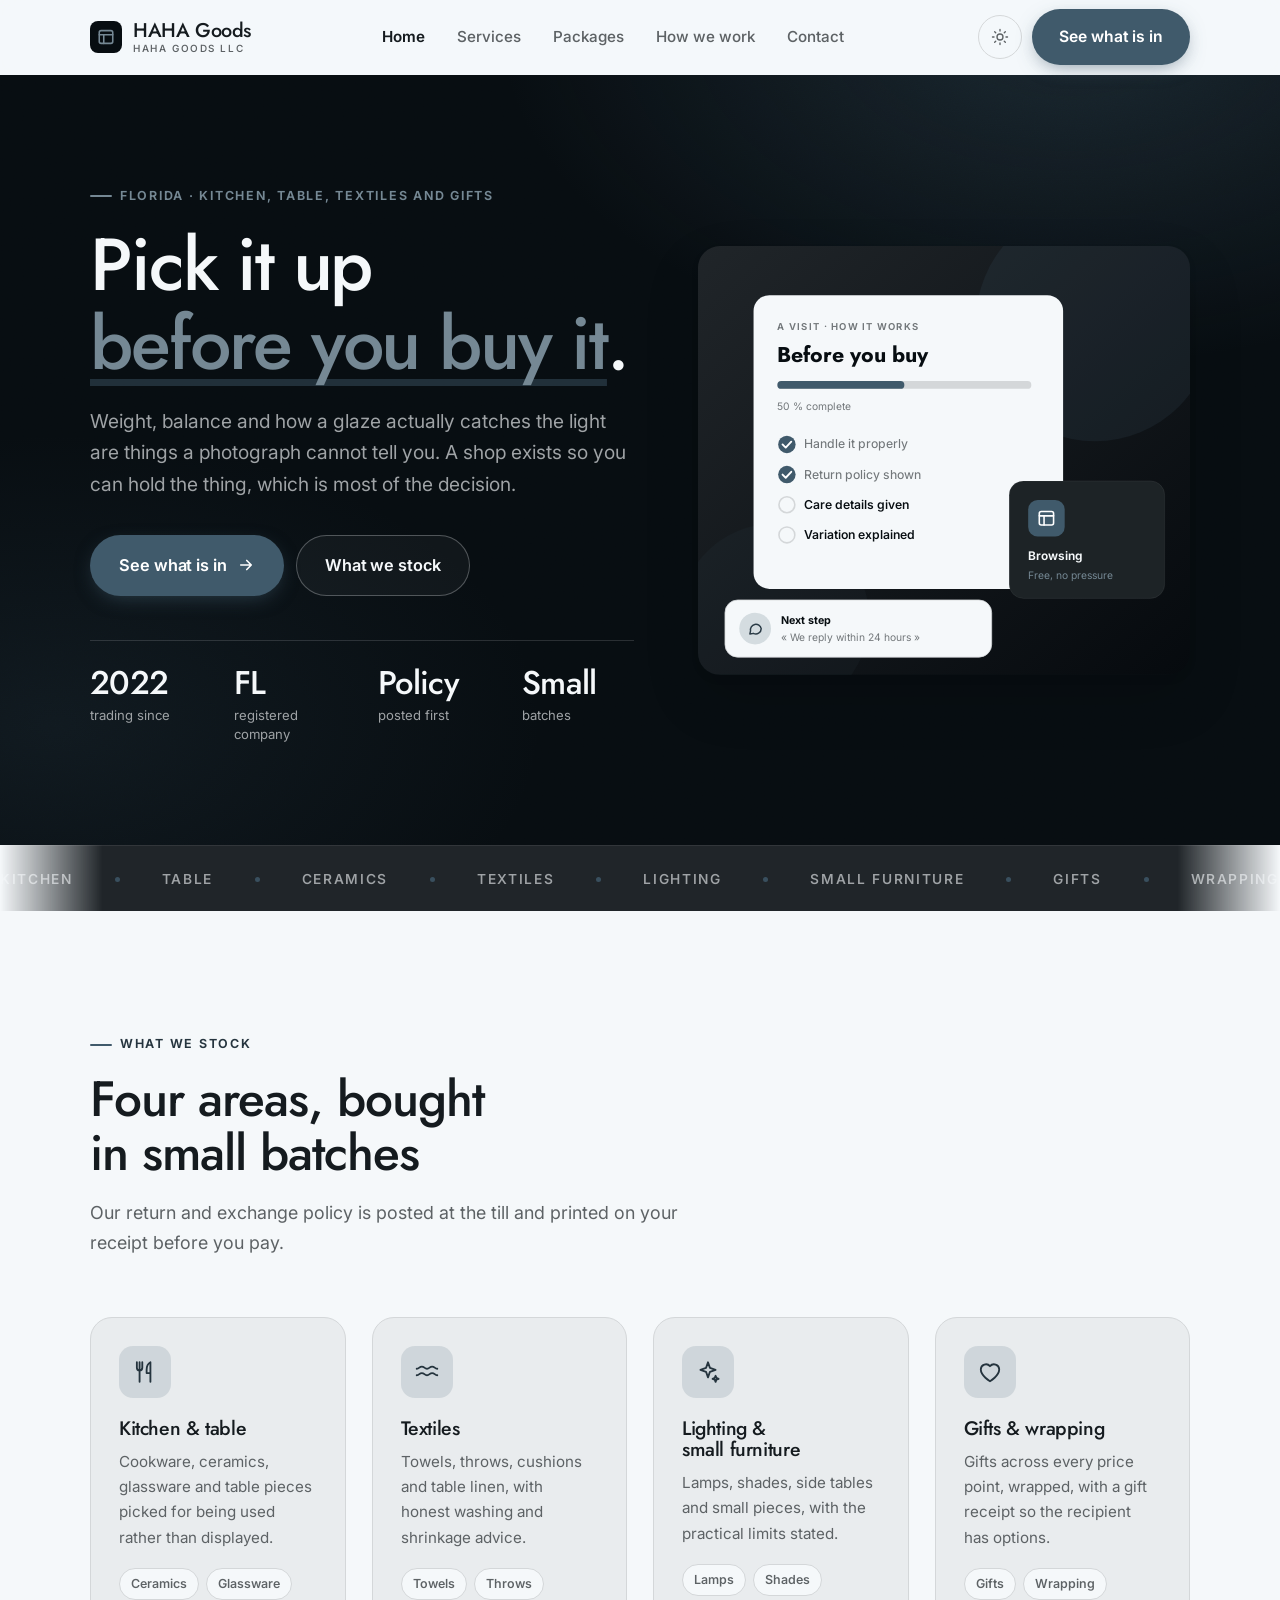
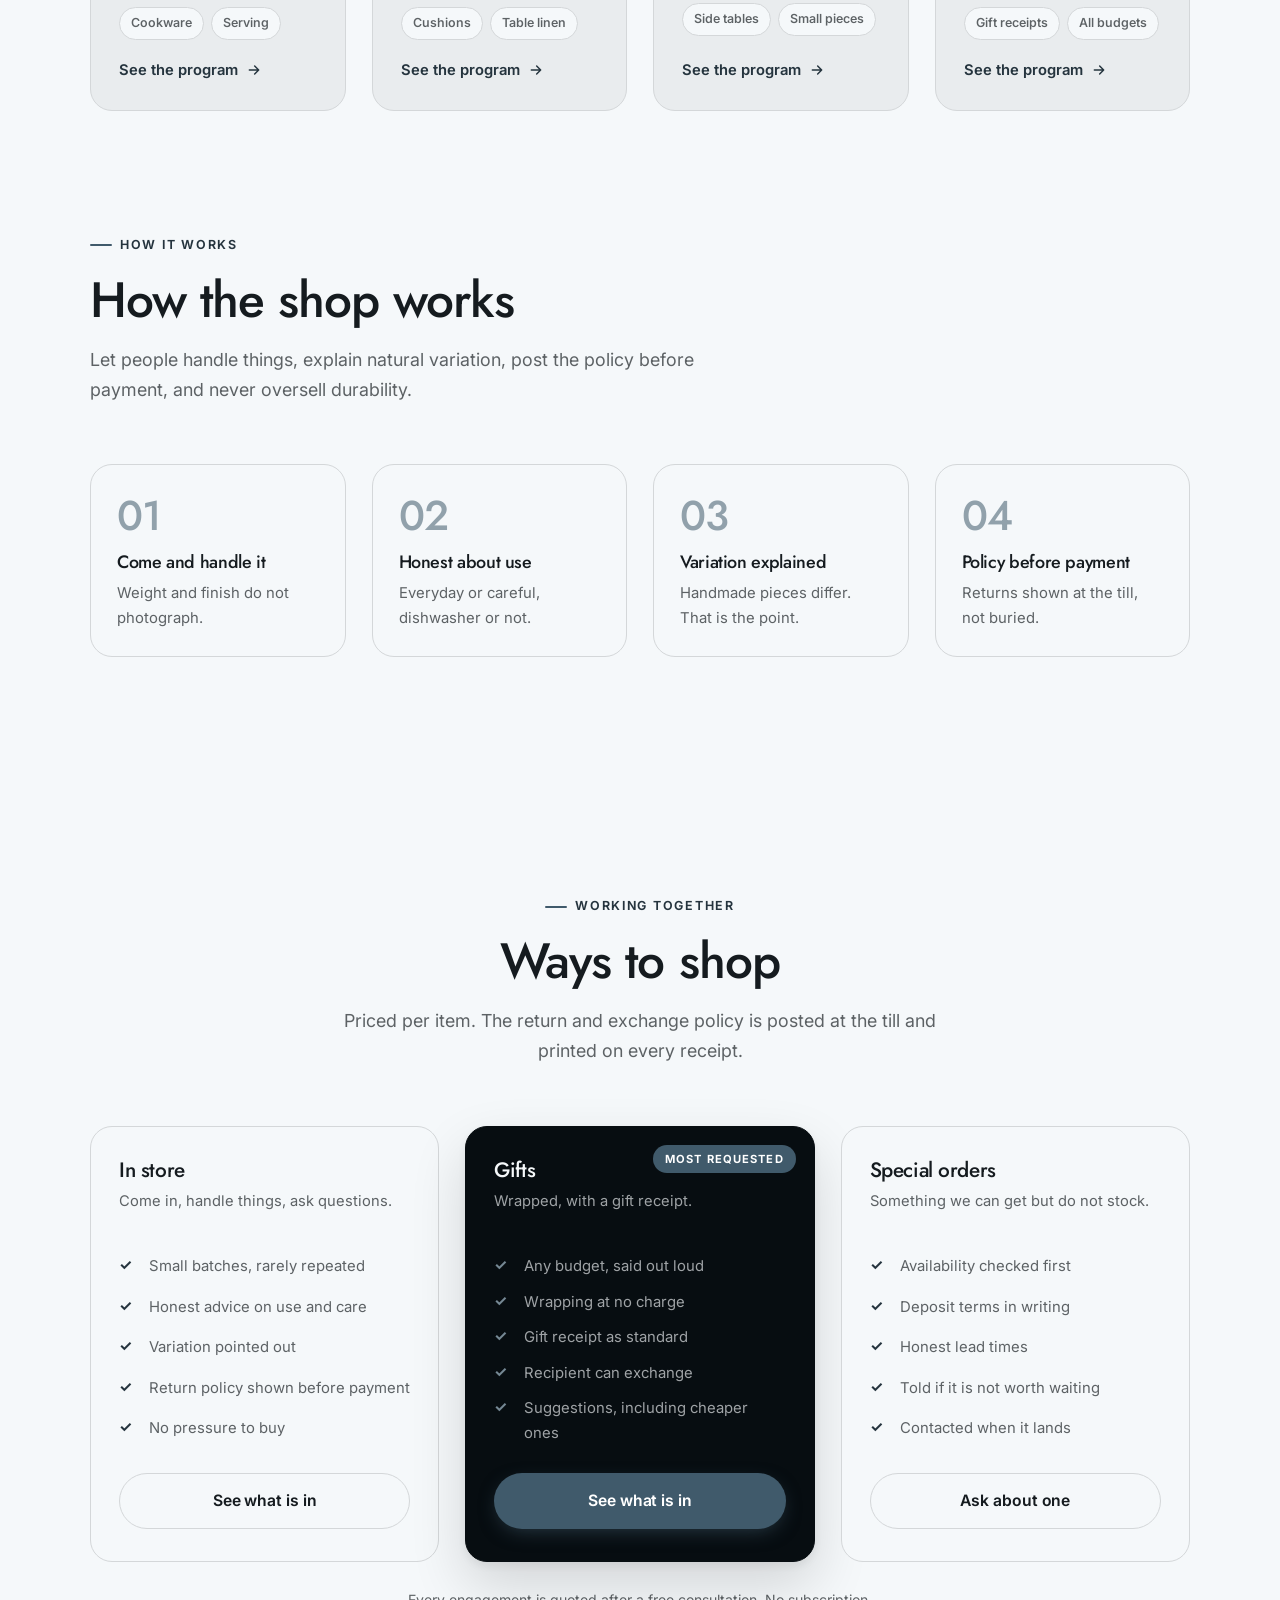
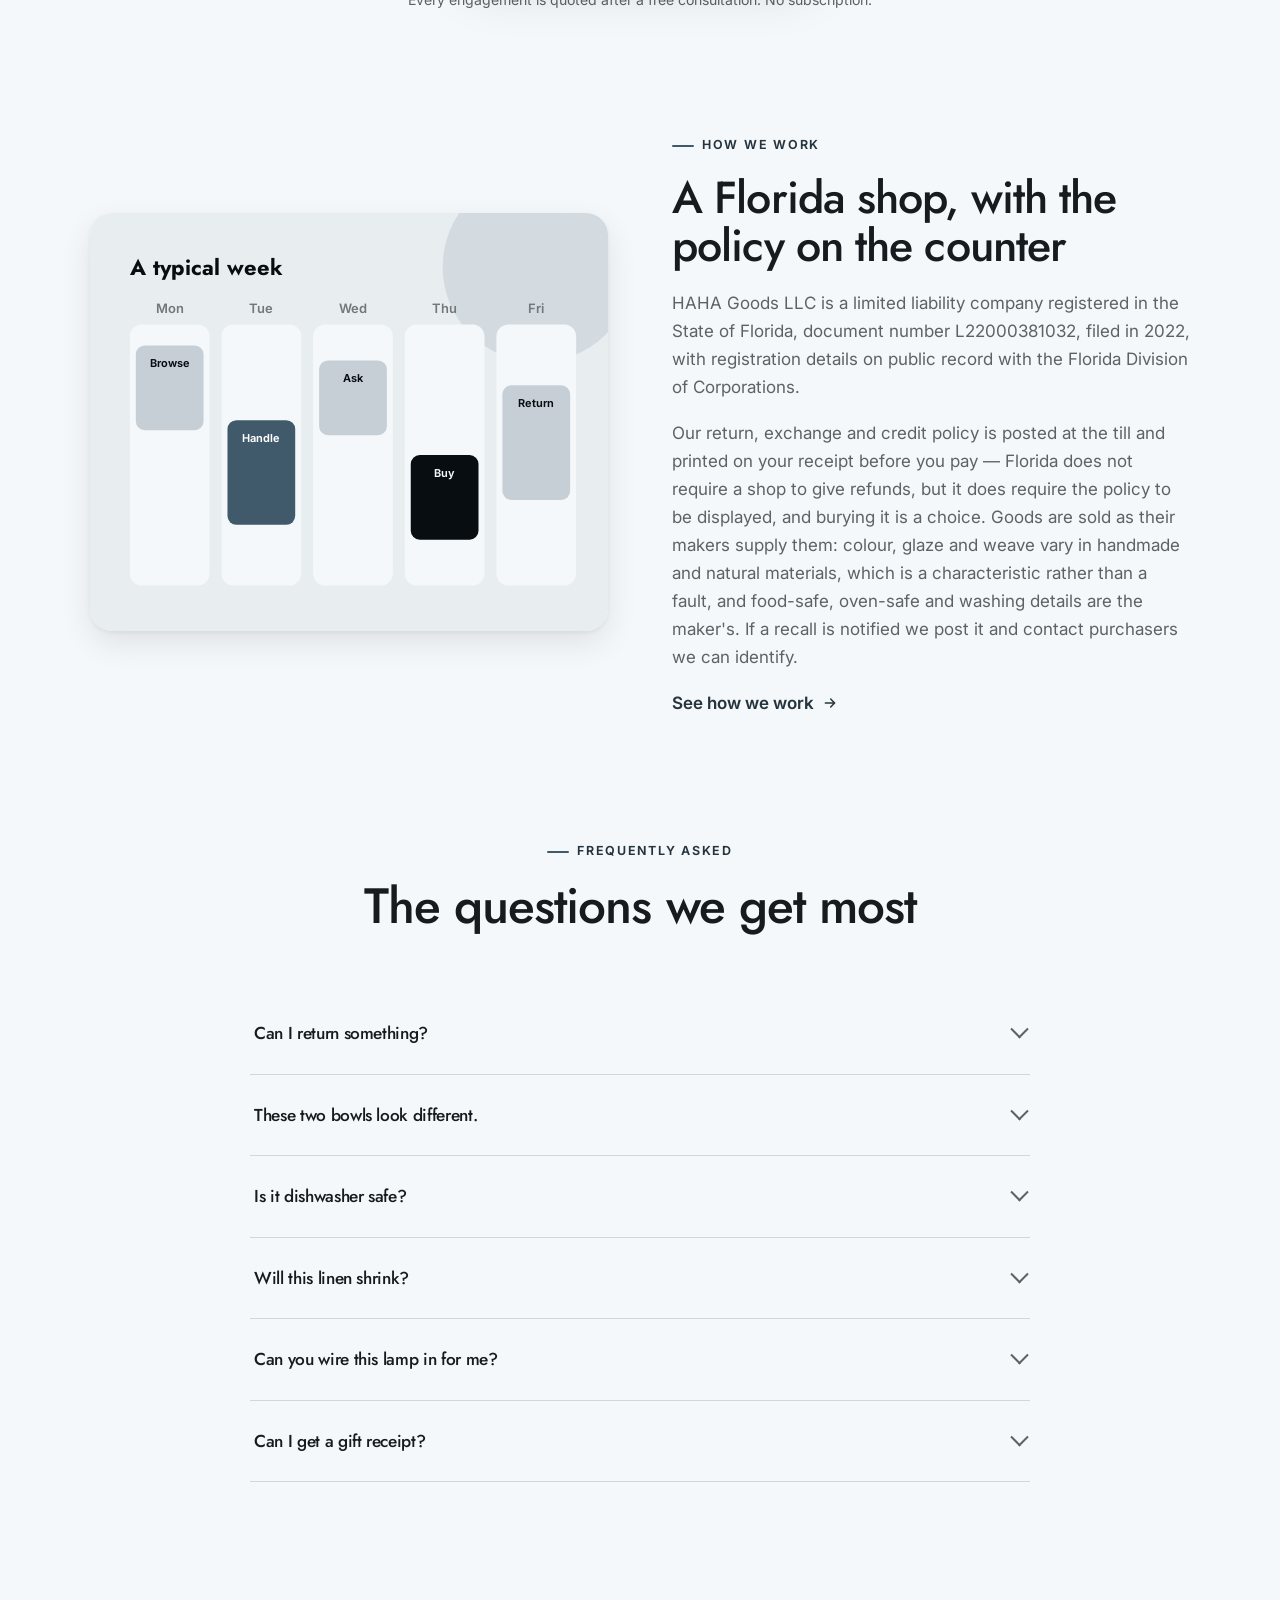
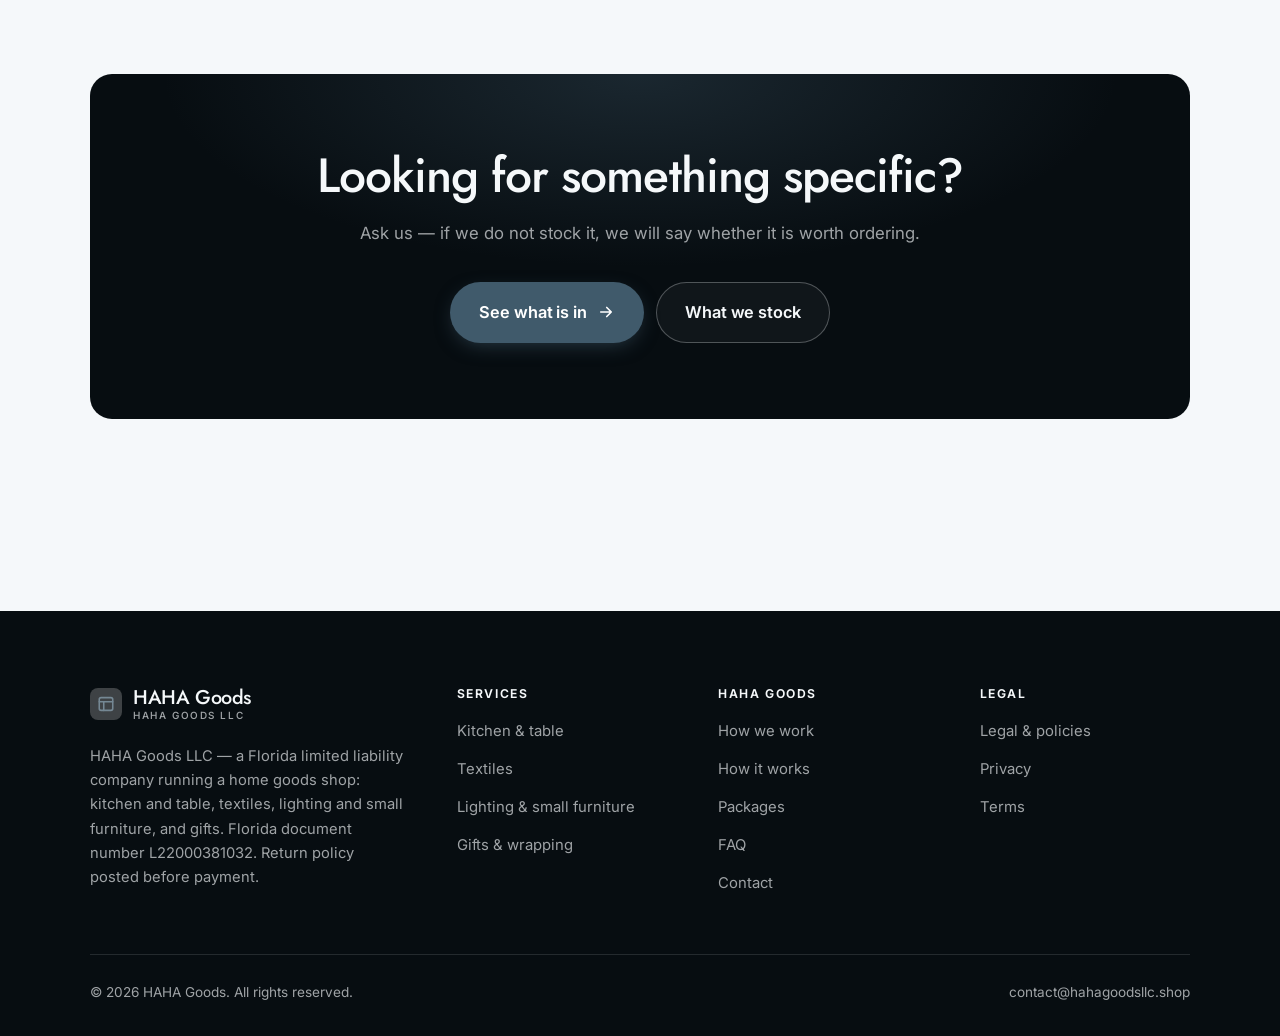
<file: index.html>
<!DOCTYPE html>
<html lang="en" class="no-js">
<head>
<meta charset="utf-8">
<meta name="viewport" content="width=device-width, initial-scale=1">
<title>HAHA Goods LLC — home goods shop</title>
<meta name="description" content="HAHA Goods LLC, a Florida home goods shop: kitchen and table, textiles, lighting and small furniture, and gifts, bought in small batches with the return policy posted.">
<link rel="canonical" href="https://hahagoodsllc.shop/">

<meta property="og:type" content="website">
<meta property="og:url" content="https://hahagoodsllc.shop/">
<meta property="og:site_name" content="HAHA Goods">
<meta property="og:locale" content="en_US">
<meta property="og:title" content="HAHA Goods LLC — home goods shop">
<meta property="og:description" content="HAHA Goods LLC, a Florida home goods shop: kitchen and table, textiles, lighting and small furniture, and gifts, bought in small batches with the return policy posted.">
<meta name="theme-color" content="#070d11">

<link rel="icon" href="assets/img/favicon.svg" type="image/svg+xml">
<link rel="preconnect" href="https://fonts.googleapis.com">
<link rel="preconnect" href="https://fonts.gstatic.com" crossorigin>
<link rel="stylesheet" href="https://fonts.googleapis.com/css2?family=Jost:wght@400..700&family=Inter:wght@400..700&display=swap">
<link rel="stylesheet" href="assets/css/style.css">

<!-- Thème appliqué avant le premier rendu (évite le flash) -->
<script>
document.documentElement.classList.remove('no-js');
(function(){try{var t=localStorage.getItem('site-theme');if(t){document.documentElement.setAttribute('data-theme',t);}}catch(e){}})();
</script>
<script type="application/ld+json">
{
  "@context": "https://schema.org",
  "@type": "Organization",
  "name": "HAHA Goods",
  "url": "https://hahagoodsllc.shop/",
  "email": "contact@hahagoodsllc.shop",
  "description": "HAHA Goods LLC, a Florida home goods shop: kitchen and table, textiles, lighting and small furniture, and gifts, bought in small batches with the return policy posted.",
  "areaServed": "US",
  "knowsLanguage": "en"
}
</script>
</head>

<body>
<a class="skip-link" href="#main">Skip to main content</a>

<header class="site-header">
  <nav class="wrap nav" aria-label="Main navigation">
    <a class="brand" href="index.html">
      <svg class="brand__mark" viewBox="0 0 64 64" aria-hidden="true">
        <rect class="bm-bg" width="64" height="64" rx="16"/>
        <g class="bm-ic" transform="translate(14 14) scale(1.5)" fill="none" stroke-width="2.1" stroke-linecap="round" stroke-linejoin="round"><rect x="3" y="3.5" width="18" height="17" rx="2.5"/><path d="M3 9h18M9 9v11.5"/></g>
      </svg>
      <span>HAHA Goods<span class="brand__sub">HAHA Goods LLC</span></span>
    </a>

    <ul class="nav__links" id="nav-links">
      <li><a href="index.html" aria-current="page">Home</a></li>
      <li><a href="programs.html">Services</a></li>
      <li><a href="index.html#pricing">Packages</a></li>
      <li><a href="about.html">How we work</a></li>
      <li><a href="contact.html">Contact</a></li>
      <li><a class="btn btn--primary" href="contact.html">See what is in</a></li>
    </ul>

    <div class="nav__cta">
      <button class="theme-toggle" type="button" aria-label="Switch to dark theme">
        <svg class="icon-sun" viewBox="0 0 24 24" fill="none" stroke="currentColor" stroke-width="1.8" stroke-linecap="round" aria-hidden="true"><circle cx="12" cy="12" r="4"/><path d="M12 2v2m0 16v2M2 12h2m16 0h2M4.9 4.9l1.4 1.4m11.4 11.4 1.4 1.4M19.1 4.9l-1.4 1.4M6.3 17.7l-1.4 1.4"/></svg>
        <svg class="icon-moon" viewBox="0 0 24 24" fill="none" stroke="currentColor" stroke-width="1.8" stroke-linecap="round" stroke-linejoin="round" aria-hidden="true"><path d="M21 12.8A9 9 0 1 1 11.2 3a7 7 0 0 0 9.8 9.8z"/></svg>
      </button>
      <a class="btn btn--primary" href="contact.html">See what is in</a>
      <button class="nav__toggle" type="button" aria-expanded="false" aria-controls="nav-links" aria-label="Open menu">
        <svg class="icon-open" viewBox="0 0 24 24" fill="none" stroke="currentColor" stroke-width="2" stroke-linecap="round" aria-hidden="true"><path d="M3 6h18M3 12h18M3 18h18"/></svg>
        <svg class="icon-close" viewBox="0 0 24 24" fill="none" stroke="currentColor" stroke-width="2" stroke-linecap="round" aria-hidden="true"><path d="M6 6l12 12M18 6L6 18"/></svg>
      </button>
    </div>
  </nav>
</header>

<main id="main">

<section class="hero">
  <div class="wrap hero__inner">
    <div>
      <span class="eyebrow hero__eyebrow">Florida · Kitchen, table, textiles and gifts</span>
      <h1>Pick it up<br> <em>before you buy it</em>.</h1>
      <p class="hero__lede">Weight, balance and how a glaze actually catches the light are things a photograph cannot tell you. A shop exists so you can hold the thing, which is most of the decision.</p>

      <div class="hero__actions">
        <a class="btn btn--primary btn--lg" href="contact.html">See what is in <svg viewBox="0 0 24 24" fill="none" stroke="currentColor" stroke-width="2.2" stroke-linecap="round" stroke-linejoin="round" aria-hidden="true"><path d="M5 12h14M13 6l6 6-6 6"/></svg></a>
        <a class="btn btn--on-dark btn--lg" href="programs.html">What we stock</a>
      </div>

      <ul class="hero__proof">
        <li><span class="stat__num">2022</span><span class="stat__label">trading since</span></li>
        <li><span class="stat__num">FL</span><span class="stat__label">registered company</span></li>
        <li><span class="stat__num">Policy</span><span class="stat__label">posted first</span></li>
        <li><span class="stat__num">Small</span><span class="stat__label">batches</span></li>
      </ul>
    </div>

    <div class="hero__art">
      <svg viewBox="0 0 620 540" role="img" aria-label="How a visit to HAHA Goods works, from handling pieces to the return policy.">
        <defs>
          <linearGradient id="hbg" x1="0" y1="0" x2="1" y2="1">
            <stop offset="0" stop-color="#202529"/><stop offset="1" stop-color="#060a0e"/>
          </linearGradient>
        </defs>
        <rect width="620" height="540" rx="22" fill="url(#hbg)"/>
        <circle cx="500" cy="96" r="150" fill="#405a6b" opacity=".16"/>
        <circle cx="96" cy="470" r="120" fill="#405a6b" opacity=".08"/>

        <g style="font-family: var(--font-body)">
          <!-- Carte programme -->
          <rect x="70" y="62" width="390" height="370" rx="20" fill="#f5f8fa"/>
          <text x="100" y="106" font-size="12" font-weight="650" letter-spacing="1.6" fill="#72777a">A VISIT · HOW IT WORKS</text>
          <text x="100" y="146" font-size="27" font-weight="700" fill="#070d11" style="font-family: var(--font-display)">Before you buy</text>
          <rect x="100" y="170" width="320" height="10" rx="5" fill="#d4d7d9"/>
          <rect x="100" y="170" width="160" height="10" rx="5" fill="#405a6b"/>
          <text x="100" y="206" font-size="13" fill="#72777a">50 % complete</text>
          <circle cx="112" cy="250" r="11" fill="#405a6b"/><path d="M106.5 250l4 4 7-7.5" fill="none" stroke="#ffffff" stroke-width="2.4" stroke-linecap="round" stroke-linejoin="round"/><text x="134" y="255" font-size="15.5" fill="#72777a" font-weight="450">Handle it properly</text>
          <circle cx="112" cy="288" r="11" fill="#405a6b"/><path d="M106.5 288l4 4 7-7.5" fill="none" stroke="#ffffff" stroke-width="2.4" stroke-linecap="round" stroke-linejoin="round"/><text x="134" y="293" font-size="15.5" fill="#72777a" font-weight="450">Return policy shown</text>
          <circle cx="112" cy="326" r="10" fill="none" stroke="#d4d7d9" stroke-width="2"/><text x="134" y="331" font-size="15.5" fill="#070d11" font-weight="560">Care details given</text>
          <circle cx="112" cy="364" r="10" fill="none" stroke="#d4d7d9" stroke-width="2"/><text x="134" y="369" font-size="15.5" fill="#070d11" font-weight="560">Variation explained</text>

          <!-- Carte séance -->
          <rect x="392" y="296" width="196" height="148" rx="18" fill="#1d2326" stroke="#ffffff" stroke-opacity=".08"/>
          <rect x="416" y="320" width="46" height="46" rx="12" fill="#405a6b"/>
          <g transform="translate(427 331)" fill="none" stroke="#ffffff" color="#ffffff" stroke-width="2" stroke-linecap="round" stroke-linejoin="round"><rect x="3" y="3.5" width="18" height="17" rx="2.5"/><path d="M3 9h18M9 9v11.5"/></g>
          <text x="416" y="396" font-size="15" font-weight="650" fill="#f5f8fa">Browsing</text>
          <text x="416" y="420" font-size="13" fill="#758894">Free, no pressure</text>

          <!-- Retour du coach -->
          <rect x="34" y="446" width="336" height="72" rx="16" fill="#f5f8fa" stroke="#d4d7d9"/>
          <circle cx="72" cy="482" r="20" fill="#d4dce0"/>
          <g transform="translate(62 472) scale(.84)" fill="none" stroke="#2a3b46" stroke-width="2.2" stroke-linecap="round" stroke-linejoin="round"><path d="M21 12a8 8 0 0 1-11.6 7.1L4 20l1-4.6A8 8 0 1 1 21 12z"/></g>
          <text x="104" y="476" font-size="13.5" font-weight="700" fill="#070d11">Next step</text>
          <text x="104" y="498" font-size="13" fill="#72777a">« We reply within 24 hours »</text>
        </g>
      </svg>
    </div>
  </div>
</section>

<div class="marquee" aria-hidden="true">
  <div class="marquee__track"><span>Kitchen</span><span>Table</span><span>Ceramics</span><span>Textiles</span><span>Lighting</span><span>Small furniture</span><span>Gifts</span><span>Wrapping</span><span>Small batches</span><span>Policy posted</span><span>Kitchen</span><span>Table</span><span>Ceramics</span><span>Textiles</span><span>Lighting</span><span>Small furniture</span><span>Gifts</span><span>Wrapping</span><span>Small batches</span><span>Policy posted</span></div>
</div>

<section class="section wrap" id="programs">
  <div class="section-head reveal">
    <span class="eyebrow">What we stock</span>
    <h2>Four areas, bought in small batches</h2>
    <p>Our return and exchange policy is posted at the till and printed on your receipt before you pay.</p>
  </div>
  <div class="grid grid--4 reveal-group">
    <a class="card" href="programs.html#kitchen">
      <div class="card__icon"><svg viewBox="0 0 24 24" fill="none" stroke="currentColor" stroke-width="1.7" stroke-linecap="round" stroke-linejoin="round" aria-hidden="true"><path d="M7 3v8M4.5 3v5a2.5 2.5 0 0 0 5 0V3M7 11v10M17 21V3c-2.2 1.2-3.5 3.6-3.5 7v3H17"/></svg></div>
      <h3>Kitchen &amp; table</h3>
      <p>Cookware, ceramics, glassware and table pieces picked for being used rather than displayed.</p>
      <ul class="tags"><li>Ceramics</li><li>Glassware</li><li>Cookware</li><li>Serving</li></ul>
      <span class="arrow-link">See the program <svg viewBox="0 0 24 24" fill="none" stroke="currentColor" stroke-width="2.2" stroke-linecap="round" stroke-linejoin="round" aria-hidden="true"><path d="M5 12h14M13 6l6 6-6 6"/></svg></span>
    </a>
    <a class="card" href="programs.html#textiles">
      <div class="card__icon"><svg viewBox="0 0 24 24" fill="none" stroke="currentColor" stroke-width="1.7" stroke-linecap="round" stroke-linejoin="round" aria-hidden="true"><path d="M2.5 9c2.4 0 2.4-2 4.75-2s2.4 2 4.75 2 2.4-2 4.75-2 2.4 2 4.75 2M2.5 15c2.4 0 2.4-2 4.75-2s2.4 2 4.75 2 2.4-2 4.75-2 2.4 2 4.75 2"/></svg></div>
      <h3>Textiles</h3>
      <p>Towels, throws, cushions and table linen, with honest washing and shrinkage advice.</p>
      <ul class="tags"><li>Towels</li><li>Throws</li><li>Cushions</li><li>Table linen</li></ul>
      <span class="arrow-link">See the program <svg viewBox="0 0 24 24" fill="none" stroke="currentColor" stroke-width="2.2" stroke-linecap="round" stroke-linejoin="round" aria-hidden="true"><path d="M5 12h14M13 6l6 6-6 6"/></svg></span>
    </a>
    <a class="card" href="programs.html#lighting">
      <div class="card__icon"><svg viewBox="0 0 24 24" fill="none" stroke="currentColor" stroke-width="1.7" stroke-linecap="round" stroke-linejoin="round" aria-hidden="true"><path d="M12 3l1.8 5.2L19 10l-5.2 1.8L12 17l-1.8-5.2L5 10l5.2-1.8zM19 15.5l.8 2 2 .8-2 .8-.8 2-.8-2-2-.8 2-.8z"/></svg></div>
      <h3>Lighting &amp; small furniture</h3>
      <p>Lamps, shades, side tables and small pieces, with the practical limits stated.</p>
      <ul class="tags"><li>Lamps</li><li>Shades</li><li>Side tables</li><li>Small pieces</li></ul>
      <span class="arrow-link">See the program <svg viewBox="0 0 24 24" fill="none" stroke="currentColor" stroke-width="2.2" stroke-linecap="round" stroke-linejoin="round" aria-hidden="true"><path d="M5 12h14M13 6l6 6-6 6"/></svg></span>
    </a>
    <a class="card" href="programs.html#gifts">
      <div class="card__icon"><svg viewBox="0 0 24 24" fill="none" stroke="currentColor" stroke-width="1.7" stroke-linecap="round" stroke-linejoin="round" aria-hidden="true"><path d="M12 20.5s-8.5-4.8-8.5-11A4.8 4.8 0 0 1 12 6.6a4.8 4.8 0 0 1 8.5 2.9c0 6.2-8.5 11-8.5 11z"/></svg></div>
      <h3>Gifts &amp; wrapping</h3>
      <p>Gifts across every price point, wrapped, with a gift receipt so the recipient has options.</p>
      <ul class="tags"><li>Gifts</li><li>Wrapping</li><li>Gift receipts</li><li>All budgets</li></ul>
      <span class="arrow-link">See the program <svg viewBox="0 0 24 24" fill="none" stroke="currentColor" stroke-width="2.2" stroke-linecap="round" stroke-linejoin="round" aria-hidden="true"><path d="M5 12h14M13 6l6 6-6 6"/></svg></span>
    </a>
  </div>
</section>

<section class="section section--flush wrap" id="how-it-works">
  <div class="section-head reveal">
    <span class="eyebrow">How it works</span>
    <h2>How the shop works</h2>
    <p>Let people handle things, explain natural variation, post the policy before payment, and never oversell durability.</p>
  </div>
  <div class="grid grid--4 steps reveal-group">
    <article class="step">
      <h3>Come and handle it</h3>
      <p>Weight and finish do not photograph.</p>
    </article>
    <article class="step">
      <h3>Honest about use</h3>
      <p>Everyday or careful, dishwasher or not.</p>
    </article>
    <article class="step">
      <h3>Variation explained</h3>
      <p>Handmade pieces differ. That is the point.</p>
    </article>
    <article class="step">
      <h3>Policy before payment</h3>
      <p>Returns shown at the till, not buried.</p>
    </article>
  </div>
</section>

<section class="section wrap" id="pricing">
  <div class="section-head section-head--center reveal">
    <span class="eyebrow">Working together</span>
    <h2>Ways to shop</h2>
    <p>Priced per item. The return and exchange policy is posted at the till and printed on every receipt.</p>
  </div>
  <div class="grid grid--3 plans reveal-group">
    <article class="plan">
      
      <h3>In store</h3>
      <p class="plan__desc">Come in, handle things, ask questions.</p>
      
      <ul class="plan__features">
        <li>Small batches, rarely repeated</li>
        <li>Honest advice on use and care</li>
        <li>Variation pointed out</li>
        <li>Return policy shown before payment</li>
        <li>No pressure to buy</li>
      </ul>
      <a class="btn btn--ghost btn--block" href="contact.html">See what is in</a>
    </article>
    <article class="plan plan--featured">
      <span class="plan__tag">Most requested</span>
      <h3>Gifts</h3>
      <p class="plan__desc">Wrapped, with a gift receipt.</p>
      
      <ul class="plan__features">
        <li>Any budget, said out loud</li>
        <li>Wrapping at no charge</li>
        <li>Gift receipt as standard</li>
        <li>Recipient can exchange</li>
        <li>Suggestions, including cheaper ones</li>
      </ul>
      <a class="btn btn--primary btn--block" href="contact.html">See what is in</a>
    </article>
    <article class="plan">
      
      <h3>Special orders</h3>
      <p class="plan__desc">Something we can get but do not stock.</p>
      
      <ul class="plan__features">
        <li>Availability checked first</li>
        <li>Deposit terms in writing</li>
        <li>Honest lead times</li>
        <li>Told if it is not worth waiting</li>
        <li>Contacted when it lands</li>
      </ul>
      <a class="btn btn--ghost btn--block" href="contact.html">Ask about one</a>
    </article>
  </div>
  <p class="plans-note">Every engagement is quoted after a free consultation. No subscription.</p>
</section>

<section class="section section--flush wrap">
  <div class="split reveal">
    <div class="split__art">
      <svg viewBox="0 0 520 420" role="img" aria-label="Example of a typical week: Browse, Handle, Ask, Buy, Return.">
        <rect width="520" height="420" rx="20" fill="#e8edf0"/>
        <circle cx="450" cy="54" r="96" fill="#405a6b" opacity=".12"/>
        <g style="font-family: var(--font-body)">
        <text x="40" y="62" font-size="22" font-weight="700" fill="#070d11" style="font-family: var(--font-display)">A typical week</text>
        <text x="80" y="100" text-anchor="middle" font-size="13" font-weight="600" fill="#72777a">Mon</text>
        <rect x="40" y="112" width="80" height="262" rx="12" fill="#f5f8fa"/>
        <rect x="46" y="133" width="68" height="85" rx="9" fill="#c6cfd5"/>
        <text x="80" y="155" text-anchor="middle" font-size="11" font-weight="650" fill="#070d11">Browse</text>
        <text x="172" y="100" text-anchor="middle" font-size="13" font-weight="600" fill="#72777a">Tue</text>
        <rect x="132" y="112" width="80" height="262" rx="12" fill="#f5f8fa"/>
        <rect x="138" y="208" width="68" height="105" rx="9" fill="#405a6b"/>
        <text x="172" y="230" text-anchor="middle" font-size="11" font-weight="650" fill="#ffffff">Handle</text>
        <text x="264" y="100" text-anchor="middle" font-size="13" font-weight="600" fill="#72777a">Wed</text>
        <rect x="224" y="112" width="80" height="262" rx="12" fill="#f5f8fa"/>
        <rect x="230" y="148" width="68" height="75" rx="9" fill="#c6cfd5"/>
        <text x="264" y="170" text-anchor="middle" font-size="11" font-weight="650" fill="#070d11">Ask</text>
        <text x="356" y="100" text-anchor="middle" font-size="13" font-weight="600" fill="#72777a">Thu</text>
        <rect x="316" y="112" width="80" height="262" rx="12" fill="#f5f8fa"/>
        <rect x="322" y="243" width="68" height="85" rx="9" fill="#070d11"/>
        <text x="356" y="265" text-anchor="middle" font-size="11" font-weight="650" fill="#f5f8fa">Buy</text>
        <text x="448" y="100" text-anchor="middle" font-size="13" font-weight="600" fill="#72777a">Fri</text>
        <rect x="408" y="112" width="80" height="262" rx="12" fill="#f5f8fa"/>
        <rect x="414" y="173" width="68" height="115" rx="9" fill="#c6cfd5"/>
        <text x="448" y="195" text-anchor="middle" font-size="11" font-weight="650" fill="#070d11">Return</text>
        </g>
      </svg>
    </div>
    <div>
      <span class="eyebrow">How we work</span>
      <h2>A Florida shop, with the policy on the counter</h2>
      <p>HAHA Goods LLC is a limited liability company registered in the State of Florida, document number L22000381032, filed in 2022, with registration details on public record with the Florida Division of Corporations.</p>
      <p>Our return, exchange and credit policy is posted at the till and printed on your receipt before you pay — Florida does not require a shop to give refunds, but it does require the policy to be displayed, and burying it is a choice. Goods are sold as their makers supply them: colour, glaze and weave vary in handmade and natural materials, which is a characteristic rather than a fault, and food-safe, oven-safe and washing details are the maker's. If a recall is notified we post it and contact purchasers we can identify.</p>
      <p><a class="arrow-link" href="about.html">See how we work <svg viewBox="0 0 24 24" fill="none" stroke="currentColor" stroke-width="2.2" stroke-linecap="round" stroke-linejoin="round" aria-hidden="true"><path d="M5 12h14M13 6l6 6-6 6"/></svg></a></p>
    </div>
  </div>
</section>

<section class="section section--flush wrap" id="faq">
  <div class="section-head section-head--center reveal">
    <span class="eyebrow">Frequently asked</span>
    <h2>The questions we get most</h2>
  </div>
  <div class="faq reveal">
    <details>
      <summary>Can I return something?</summary>
      <p>Within our policy, which is posted at the till and printed on your receipt before you pay. Florida does not require shops to give refunds at all, which is exactly why you should read any shop's policy before buying.</p>
    </details>
    <details>
      <summary>These two bowls look different.</summary>
      <p>They will — handmade ceramics vary in glaze and tone piece to piece. That is the material behaving normally rather than a fault, and we point it out before you buy a set.</p>
    </details>
    <details>
      <summary>Is it dishwasher safe?</summary>
      <p>Whatever the maker states, which we will show you. We do not make our own safety or durability claims on top of theirs, because we have not tested them.</p>
    </details>
    <details>
      <summary>Will this linen shrink?</summary>
      <p>Probably a little on the first wash, and it will crease permanently in use. Both are normal for the fibre, and worth knowing before you buy a full set for a table.</p>
    </details>
    <details>
      <summary>Can you wire this lamp in for me?</summary>
      <p>No. We sell lamps as supplied with the bulb and fitting specifications; anything needing hard wiring is work for a licensed electrician.</p>
    </details>
    <details>
      <summary>Can I get a gift receipt?</summary>
      <p>Always ask, and we include one as standard. It lets the recipient exchange within our policy without seeing what you paid.</p>
    </details>
  </div>
</section>

<section class="wrap section--tight">
  <div class="cta-band reveal">
    <h2>Looking for something specific?</h2>
    <p>Ask us — if we do not stock it, we will say whether it is worth ordering.</p>
    <div class="hero__actions">
      <a class="btn btn--primary btn--lg" href="contact.html">See what is in <svg viewBox="0 0 24 24" fill="none" stroke="currentColor" stroke-width="2.2" stroke-linecap="round" stroke-linejoin="round" aria-hidden="true"><path d="M5 12h14M13 6l6 6-6 6"/></svg></a>
      <a class="btn btn--on-dark btn--lg" href="programs.html">What we stock</a>
    </div>
  </div>
</section>

</main>

<footer class="site-footer">
  <div class="wrap">
    <div class="footer__grid">
      <div class="footer__brand">
        <a class="brand" href="index.html">
          <svg class="brand__mark" viewBox="0 0 64 64" aria-hidden="true">
        <rect class="bm-bg" width="64" height="64" rx="16"/>
        <g class="bm-ic" transform="translate(14 14) scale(1.5)" fill="none" stroke-width="2.1" stroke-linecap="round" stroke-linejoin="round"><rect x="3" y="3.5" width="18" height="17" rx="2.5"/><path d="M3 9h18M9 9v11.5"/></g>
      </svg>
          <span>HAHA Goods<span class="brand__sub">HAHA Goods LLC</span></span>
        </a>
        <p>HAHA Goods LLC — a Florida limited liability company running a home goods shop: kitchen and table, textiles, lighting and small furniture, and gifts. Florida document number L22000381032. Return policy posted before payment.</p>
      </div>

      <div class="footer__col">
        <h4>Services</h4>
        <ul>
          <li><a href="programs.html#kitchen">Kitchen &amp; table</a></li>
          <li><a href="programs.html#textiles">Textiles</a></li>
          <li><a href="programs.html#lighting">Lighting &amp; small furniture</a></li>
          <li><a href="programs.html#gifts">Gifts &amp; wrapping</a></li>
        </ul>
      </div>

      <div class="footer__col">
        <h4>HAHA Goods</h4>
        <ul>
          <li><a href="about.html">How we work</a></li>
          <li><a href="index.html#how-it-works">How it works</a></li>
          <li><a href="index.html#pricing">Packages</a></li>
          <li><a href="index.html#faq">FAQ</a></li>
          <li><a href="contact.html">Contact</a></li>
        </ul>
      </div>

      <div class="footer__col">
        <h4>Legal</h4>
        <ul>
          <li><a href="legal.html">Legal &amp; policies</a></li>
          <li><a href="legal.html#privacy">Privacy</a></li>
          <li><a href="legal.html#terms">Terms</a></li>
        </ul>
      </div>
    </div>

    <div class="footer__bottom">
      <p>© <span data-year>2026</span> HAHA Goods. All rights reserved.</p>
      <p><a href="mailto:contact@hahagoodsllc.shop">contact@hahagoodsllc.shop</a></p>
    </div>
  </div>
</footer>

<script src="assets/js/main.js" defer></script>
</body>
</html>
</file>
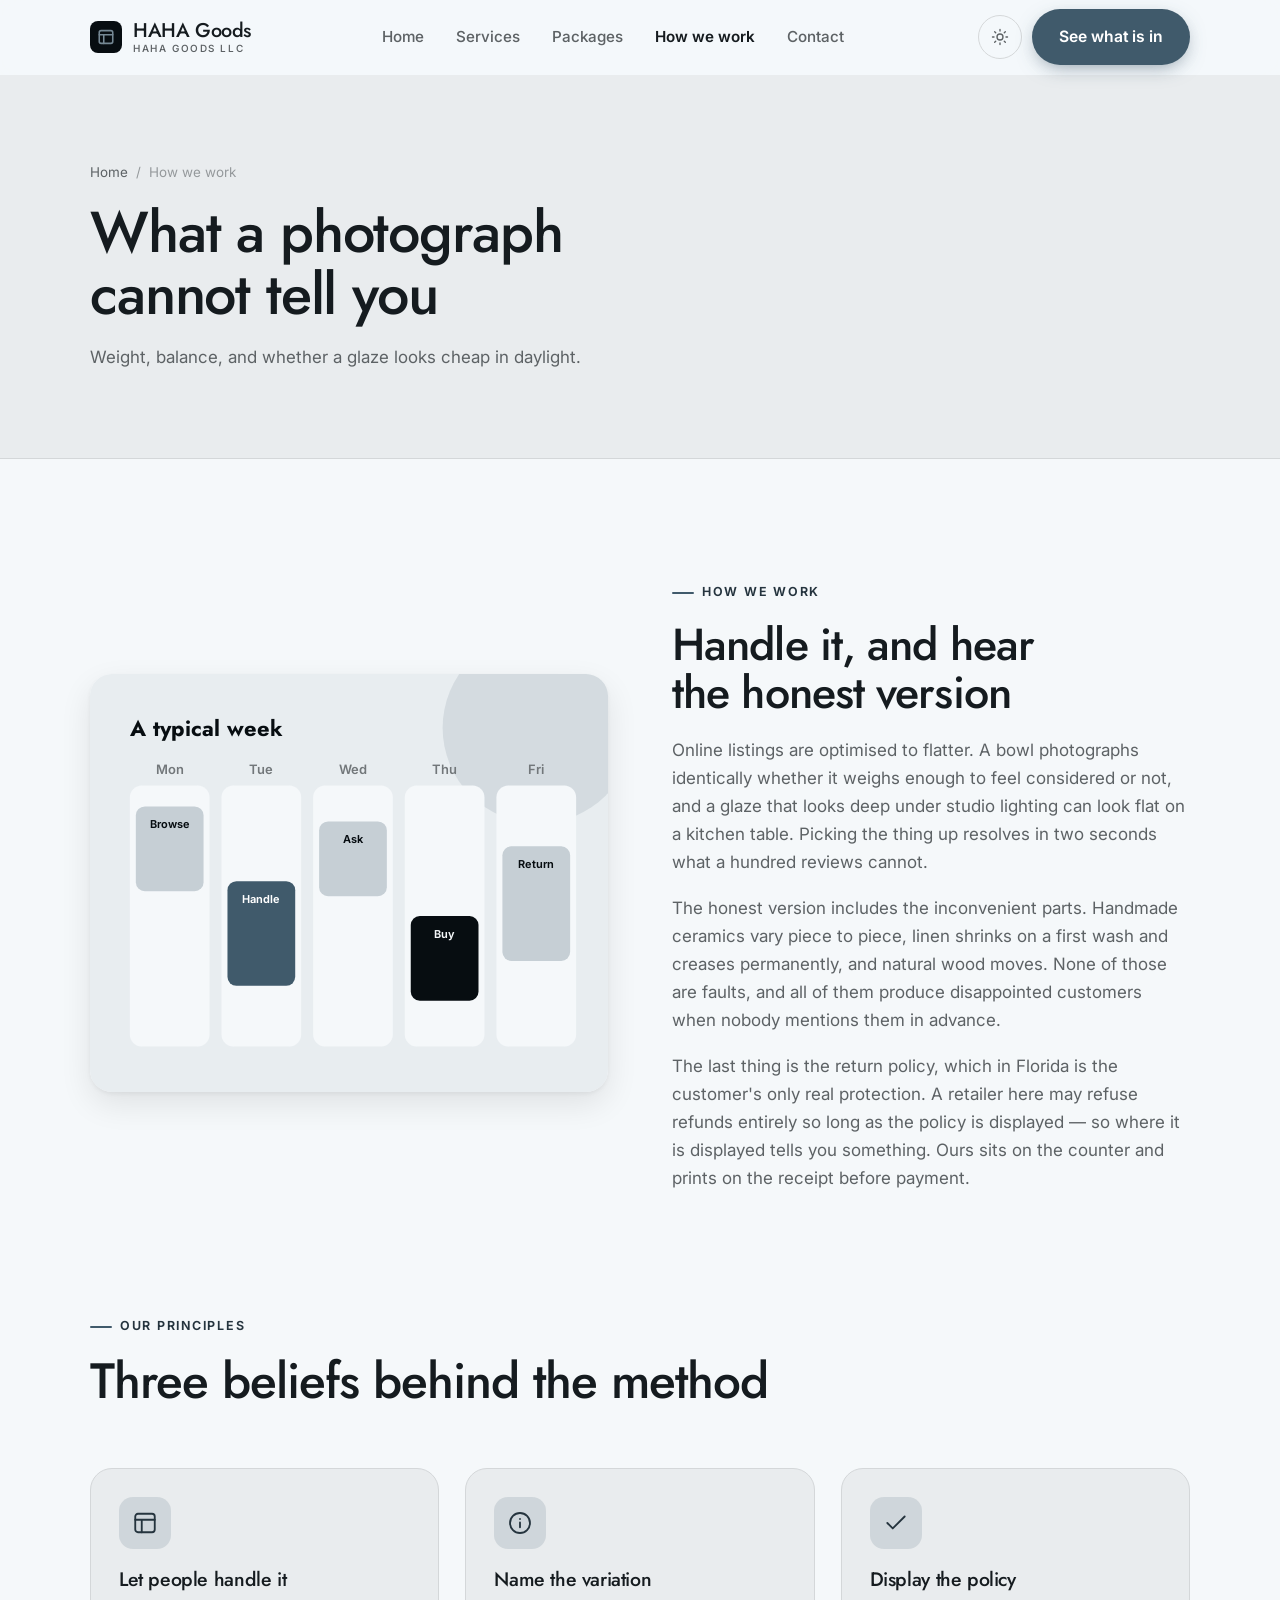
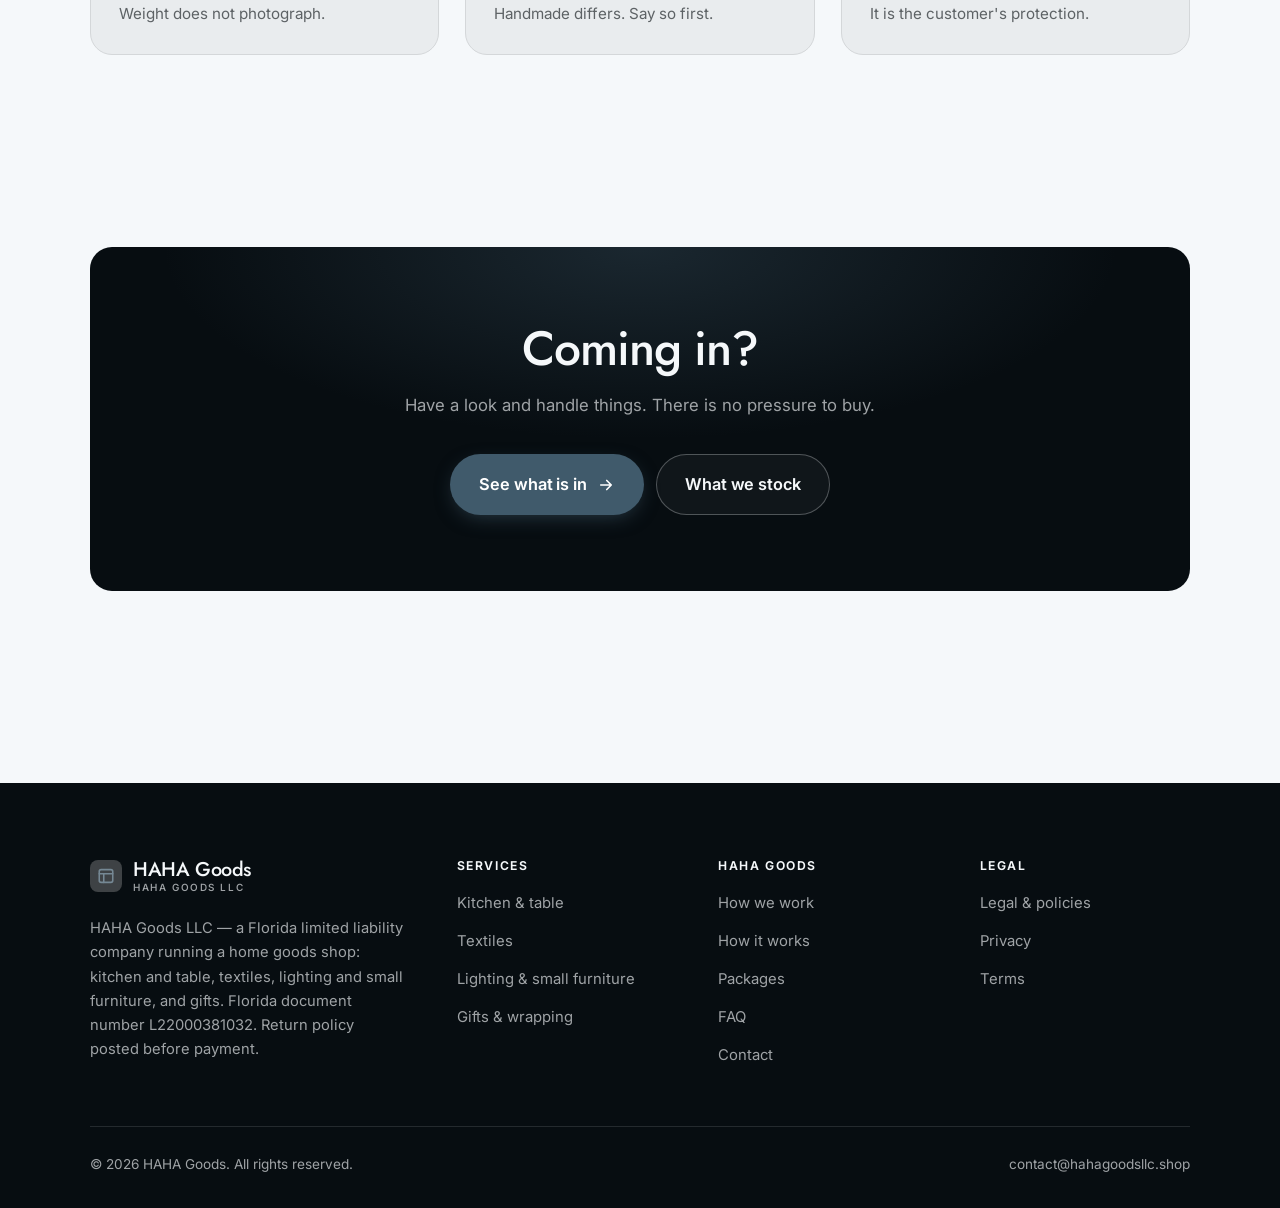
<file: about.html>
<!DOCTYPE html>
<html lang="en" class="no-js">
<head>
<meta charset="utf-8">
<meta name="viewport" content="width=device-width, initial-scale=1">
<title>How we work — HAHA Goods</title>
<meta name="description" content="About HAHA Goods LLC, a Florida home goods shop, document number L22000381032.">
<link rel="canonical" href="https://hahagoodsllc.shop/about.html">

<meta property="og:type" content="website">
<meta property="og:url" content="https://hahagoodsllc.shop/about.html">
<meta property="og:site_name" content="HAHA Goods">
<meta property="og:locale" content="en_US">
<meta property="og:title" content="How we work — HAHA Goods">
<meta property="og:description" content="About HAHA Goods LLC, a Florida home goods shop, document number L22000381032.">
<meta name="theme-color" content="#070d11">

<link rel="icon" href="assets/img/favicon.svg" type="image/svg+xml">
<link rel="preconnect" href="https://fonts.googleapis.com">
<link rel="preconnect" href="https://fonts.gstatic.com" crossorigin>
<link rel="stylesheet" href="https://fonts.googleapis.com/css2?family=Jost:wght@400..700&family=Inter:wght@400..700&display=swap">
<link rel="stylesheet" href="assets/css/style.css">

<!-- Thème appliqué avant le premier rendu (évite le flash) -->
<script>
document.documentElement.classList.remove('no-js');
(function(){try{var t=localStorage.getItem('site-theme');if(t){document.documentElement.setAttribute('data-theme',t);}}catch(e){}})();
</script>
</head>

<body>
<a class="skip-link" href="#main">Skip to main content</a>

<header class="site-header">
  <nav class="wrap nav" aria-label="Main navigation">
    <a class="brand" href="index.html">
      <svg class="brand__mark" viewBox="0 0 64 64" aria-hidden="true">
        <rect class="bm-bg" width="64" height="64" rx="16"/>
        <g class="bm-ic" transform="translate(14 14) scale(1.5)" fill="none" stroke-width="2.1" stroke-linecap="round" stroke-linejoin="round"><rect x="3" y="3.5" width="18" height="17" rx="2.5"/><path d="M3 9h18M9 9v11.5"/></g>
      </svg>
      <span>HAHA Goods<span class="brand__sub">HAHA Goods LLC</span></span>
    </a>

    <ul class="nav__links" id="nav-links">
      <li><a href="index.html">Home</a></li>
      <li><a href="programs.html">Services</a></li>
      <li><a href="index.html#pricing">Packages</a></li>
      <li><a href="about.html" aria-current="page">How we work</a></li>
      <li><a href="contact.html">Contact</a></li>
      <li><a class="btn btn--primary" href="contact.html">See what is in</a></li>
    </ul>

    <div class="nav__cta">
      <button class="theme-toggle" type="button" aria-label="Switch to dark theme">
        <svg class="icon-sun" viewBox="0 0 24 24" fill="none" stroke="currentColor" stroke-width="1.8" stroke-linecap="round" aria-hidden="true"><circle cx="12" cy="12" r="4"/><path d="M12 2v2m0 16v2M2 12h2m16 0h2M4.9 4.9l1.4 1.4m11.4 11.4 1.4 1.4M19.1 4.9l-1.4 1.4M6.3 17.7l-1.4 1.4"/></svg>
        <svg class="icon-moon" viewBox="0 0 24 24" fill="none" stroke="currentColor" stroke-width="1.8" stroke-linecap="round" stroke-linejoin="round" aria-hidden="true"><path d="M21 12.8A9 9 0 1 1 11.2 3a7 7 0 0 0 9.8 9.8z"/></svg>
      </button>
      <a class="btn btn--primary" href="contact.html">See what is in</a>
      <button class="nav__toggle" type="button" aria-expanded="false" aria-controls="nav-links" aria-label="Open menu">
        <svg class="icon-open" viewBox="0 0 24 24" fill="none" stroke="currentColor" stroke-width="2" stroke-linecap="round" aria-hidden="true"><path d="M3 6h18M3 12h18M3 18h18"/></svg>
        <svg class="icon-close" viewBox="0 0 24 24" fill="none" stroke="currentColor" stroke-width="2" stroke-linecap="round" aria-hidden="true"><path d="M6 6l12 12M18 6L6 18"/></svg>
      </button>
    </div>
  </nav>
</header>

<main id="main">

<section class="page-head">
  <div class="wrap">
    <nav class="breadcrumb" aria-label="Breadcrumb">
      <a href="index.html">Home</a><span>/</span><span aria-current="page">How we work</span>
    </nav>
    <h1>What a photograph cannot tell you</h1>
    <p>Weight, balance, and whether a glaze looks cheap in daylight.</p>
  </div>
</section>

<section class="section wrap">
  <div class="split reveal">
    <div class="split__art">
      <svg viewBox="0 0 520 420" role="img" aria-label="Example of a typical week: Browse, Handle, Ask, Buy, Return.">
        <rect width="520" height="420" rx="20" fill="#e8edf0"/>
        <circle cx="450" cy="54" r="96" fill="#405a6b" opacity=".12"/>
        <g style="font-family: var(--font-body)">
        <text x="40" y="62" font-size="22" font-weight="700" fill="#070d11" style="font-family: var(--font-display)">A typical week</text>
        <text x="80" y="100" text-anchor="middle" font-size="13" font-weight="600" fill="#72777a">Mon</text>
        <rect x="40" y="112" width="80" height="262" rx="12" fill="#f5f8fa"/>
        <rect x="46" y="133" width="68" height="85" rx="9" fill="#c6cfd5"/>
        <text x="80" y="155" text-anchor="middle" font-size="11" font-weight="650" fill="#070d11">Browse</text>
        <text x="172" y="100" text-anchor="middle" font-size="13" font-weight="600" fill="#72777a">Tue</text>
        <rect x="132" y="112" width="80" height="262" rx="12" fill="#f5f8fa"/>
        <rect x="138" y="208" width="68" height="105" rx="9" fill="#405a6b"/>
        <text x="172" y="230" text-anchor="middle" font-size="11" font-weight="650" fill="#ffffff">Handle</text>
        <text x="264" y="100" text-anchor="middle" font-size="13" font-weight="600" fill="#72777a">Wed</text>
        <rect x="224" y="112" width="80" height="262" rx="12" fill="#f5f8fa"/>
        <rect x="230" y="148" width="68" height="75" rx="9" fill="#c6cfd5"/>
        <text x="264" y="170" text-anchor="middle" font-size="11" font-weight="650" fill="#070d11">Ask</text>
        <text x="356" y="100" text-anchor="middle" font-size="13" font-weight="600" fill="#72777a">Thu</text>
        <rect x="316" y="112" width="80" height="262" rx="12" fill="#f5f8fa"/>
        <rect x="322" y="243" width="68" height="85" rx="9" fill="#070d11"/>
        <text x="356" y="265" text-anchor="middle" font-size="11" font-weight="650" fill="#f5f8fa">Buy</text>
        <text x="448" y="100" text-anchor="middle" font-size="13" font-weight="600" fill="#72777a">Fri</text>
        <rect x="408" y="112" width="80" height="262" rx="12" fill="#f5f8fa"/>
        <rect x="414" y="173" width="68" height="115" rx="9" fill="#c6cfd5"/>
        <text x="448" y="195" text-anchor="middle" font-size="11" font-weight="650" fill="#070d11">Return</text>
        </g>
      </svg>
    </div>
    <div>
      <span class="eyebrow">How we work</span>
      <h2>Handle it, and hear the honest version</h2>
      <p>Online listings are optimised to flatter. A bowl photographs identically whether it weighs enough to feel considered or not, and a glaze that looks deep under studio lighting can look flat on a kitchen table. Picking the thing up resolves in two seconds what a hundred reviews cannot.</p>
      <p>The honest version includes the inconvenient parts. Handmade ceramics vary piece to piece, linen shrinks on a first wash and creases permanently, and natural wood moves. None of those are faults, and all of them produce disappointed customers when nobody mentions them in advance.</p>
      <p>The last thing is the return policy, which in Florida is the customer's only real protection. A retailer here may refuse refunds entirely so long as the policy is displayed — so where it is displayed tells you something. Ours sits on the counter and prints on the receipt before payment.</p>
      <!--
        TO DO: add a short introduction of the coach (name, real background),
        with a photo if possible. Do not invent credentials — see README.md.
      -->
    </div>
  </div>
</section>

<section class="section section--flush wrap">
  <div class="section-head reveal">
    <span class="eyebrow">Our principles</span>
    <h2>Three beliefs behind the method</h2>
  </div>
  <div class="grid grid--3 reveal-group">
    <article class="card">
      <div class="card__icon"><svg viewBox="0 0 24 24" fill="none" stroke="currentColor" stroke-width="1.7" stroke-linecap="round" stroke-linejoin="round" aria-hidden="true"><rect x="3" y="3.5" width="18" height="17" rx="2.5"/><path d="M3 9h18M9 9v11.5"/></svg></div>
      <h3>Let people handle it</h3>
      <p>Weight does not photograph.</p>
    </article>
    <article class="card">
      <div class="card__icon"><svg viewBox="0 0 24 24" fill="none" stroke="currentColor" stroke-width="1.7" stroke-linecap="round" stroke-linejoin="round" aria-hidden="true"><circle cx="12" cy="12" r="9.2"/><path d="M12 16v-4.5M12 8.2v.1"/></svg></div>
      <h3>Name the variation</h3>
      <p>Handmade differs. Say so first.</p>
    </article>
    <article class="card">
      <div class="card__icon"><svg viewBox="0 0 24 24" fill="none" stroke="currentColor" stroke-width="1.7" stroke-linecap="round" stroke-linejoin="round" aria-hidden="true"><path d="M20 6 9 17l-5-5"/></svg></div>
      <h3>Display the policy</h3>
      <p>It is the customer's protection.</p>
    </article>
  </div>
</section>

<section class="wrap section--tight">
  <div class="cta-band reveal">
    <h2>Coming in?</h2>
    <p>Have a look and handle things. There is no pressure to buy.</p>
    <div class="hero__actions">
      <a class="btn btn--primary btn--lg" href="contact.html">See what is in <svg viewBox="0 0 24 24" fill="none" stroke="currentColor" stroke-width="2.2" stroke-linecap="round" stroke-linejoin="round" aria-hidden="true"><path d="M5 12h14M13 6l6 6-6 6"/></svg></a>
      <a class="btn btn--on-dark btn--lg" href="programs.html">What we stock</a>
    </div>
  </div>
</section>

</main>

<footer class="site-footer">
  <div class="wrap">
    <div class="footer__grid">
      <div class="footer__brand">
        <a class="brand" href="index.html">
          <svg class="brand__mark" viewBox="0 0 64 64" aria-hidden="true">
        <rect class="bm-bg" width="64" height="64" rx="16"/>
        <g class="bm-ic" transform="translate(14 14) scale(1.5)" fill="none" stroke-width="2.1" stroke-linecap="round" stroke-linejoin="round"><rect x="3" y="3.5" width="18" height="17" rx="2.5"/><path d="M3 9h18M9 9v11.5"/></g>
      </svg>
          <span>HAHA Goods<span class="brand__sub">HAHA Goods LLC</span></span>
        </a>
        <p>HAHA Goods LLC — a Florida limited liability company running a home goods shop: kitchen and table, textiles, lighting and small furniture, and gifts. Florida document number L22000381032. Return policy posted before payment.</p>
      </div>

      <div class="footer__col">
        <h4>Services</h4>
        <ul>
          <li><a href="programs.html#kitchen">Kitchen &amp; table</a></li>
          <li><a href="programs.html#textiles">Textiles</a></li>
          <li><a href="programs.html#lighting">Lighting &amp; small furniture</a></li>
          <li><a href="programs.html#gifts">Gifts &amp; wrapping</a></li>
        </ul>
      </div>

      <div class="footer__col">
        <h4>HAHA Goods</h4>
        <ul>
          <li><a href="about.html">How we work</a></li>
          <li><a href="index.html#how-it-works">How it works</a></li>
          <li><a href="index.html#pricing">Packages</a></li>
          <li><a href="index.html#faq">FAQ</a></li>
          <li><a href="contact.html">Contact</a></li>
        </ul>
      </div>

      <div class="footer__col">
        <h4>Legal</h4>
        <ul>
          <li><a href="legal.html">Legal &amp; policies</a></li>
          <li><a href="legal.html#privacy">Privacy</a></li>
          <li><a href="legal.html#terms">Terms</a></li>
        </ul>
      </div>
    </div>

    <div class="footer__bottom">
      <p>© <span data-year>2026</span> HAHA Goods. All rights reserved.</p>
      <p><a href="mailto:contact@hahagoodsllc.shop">contact@hahagoodsllc.shop</a></p>
    </div>
  </div>
</footer>

<script src="assets/js/main.js" defer></script>
</body>
</html>
</file>
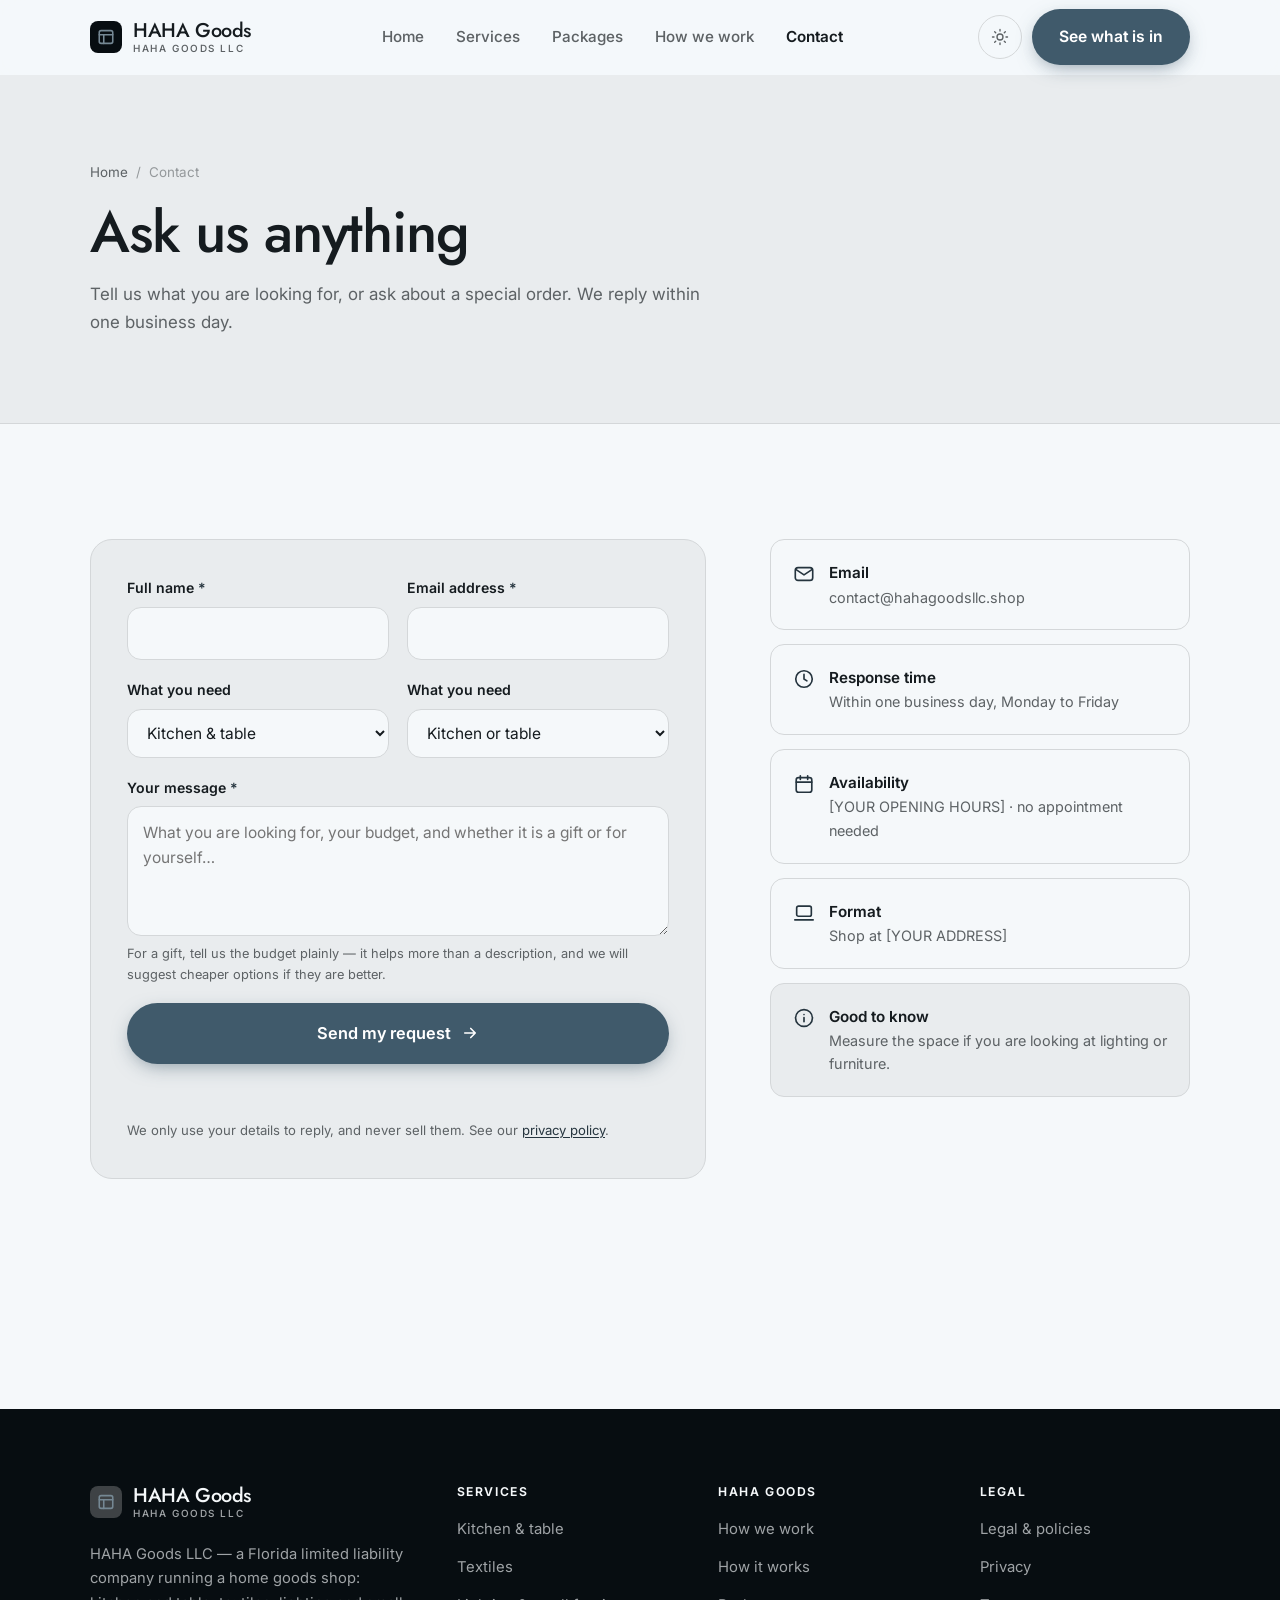
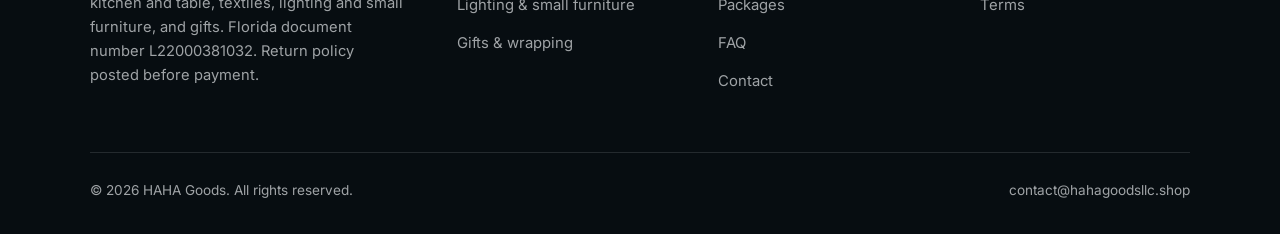
<file: contact.html>
<!DOCTYPE html>
<html lang="en" class="no-js">
<head>
<meta charset="utf-8">
<meta name="viewport" content="width=device-width, initial-scale=1">
<title>Contact — HAHA Goods</title>
<meta name="description" content="Contact HAHA Goods LLC. We reply within one business day.">
<link rel="canonical" href="https://hahagoodsllc.shop/contact.html">

<meta property="og:type" content="website">
<meta property="og:url" content="https://hahagoodsllc.shop/contact.html">
<meta property="og:site_name" content="HAHA Goods">
<meta property="og:locale" content="en_US">
<meta property="og:title" content="Contact — HAHA Goods">
<meta property="og:description" content="Contact HAHA Goods LLC. We reply within one business day.">
<meta name="theme-color" content="#070d11">

<link rel="icon" href="assets/img/favicon.svg" type="image/svg+xml">
<link rel="preconnect" href="https://fonts.googleapis.com">
<link rel="preconnect" href="https://fonts.gstatic.com" crossorigin>
<link rel="stylesheet" href="https://fonts.googleapis.com/css2?family=Jost:wght@400..700&family=Inter:wght@400..700&display=swap">
<link rel="stylesheet" href="assets/css/style.css">

<!-- Thème appliqué avant le premier rendu (évite le flash) -->
<script>
document.documentElement.classList.remove('no-js');
(function(){try{var t=localStorage.getItem('site-theme');if(t){document.documentElement.setAttribute('data-theme',t);}}catch(e){}})();
</script>
</head>

<body>
<a class="skip-link" href="#main">Skip to main content</a>

<header class="site-header">
  <nav class="wrap nav" aria-label="Main navigation">
    <a class="brand" href="index.html">
      <svg class="brand__mark" viewBox="0 0 64 64" aria-hidden="true">
        <rect class="bm-bg" width="64" height="64" rx="16"/>
        <g class="bm-ic" transform="translate(14 14) scale(1.5)" fill="none" stroke-width="2.1" stroke-linecap="round" stroke-linejoin="round"><rect x="3" y="3.5" width="18" height="17" rx="2.5"/><path d="M3 9h18M9 9v11.5"/></g>
      </svg>
      <span>HAHA Goods<span class="brand__sub">HAHA Goods LLC</span></span>
    </a>

    <ul class="nav__links" id="nav-links">
      <li><a href="index.html">Home</a></li>
      <li><a href="programs.html">Services</a></li>
      <li><a href="index.html#pricing">Packages</a></li>
      <li><a href="about.html">How we work</a></li>
      <li><a href="contact.html" aria-current="page">Contact</a></li>
      <li><a class="btn btn--primary" href="contact.html">See what is in</a></li>
    </ul>

    <div class="nav__cta">
      <button class="theme-toggle" type="button" aria-label="Switch to dark theme">
        <svg class="icon-sun" viewBox="0 0 24 24" fill="none" stroke="currentColor" stroke-width="1.8" stroke-linecap="round" aria-hidden="true"><circle cx="12" cy="12" r="4"/><path d="M12 2v2m0 16v2M2 12h2m16 0h2M4.9 4.9l1.4 1.4m11.4 11.4 1.4 1.4M19.1 4.9l-1.4 1.4M6.3 17.7l-1.4 1.4"/></svg>
        <svg class="icon-moon" viewBox="0 0 24 24" fill="none" stroke="currentColor" stroke-width="1.8" stroke-linecap="round" stroke-linejoin="round" aria-hidden="true"><path d="M21 12.8A9 9 0 1 1 11.2 3a7 7 0 0 0 9.8 9.8z"/></svg>
      </button>
      <a class="btn btn--primary" href="contact.html">See what is in</a>
      <button class="nav__toggle" type="button" aria-expanded="false" aria-controls="nav-links" aria-label="Open menu">
        <svg class="icon-open" viewBox="0 0 24 24" fill="none" stroke="currentColor" stroke-width="2" stroke-linecap="round" aria-hidden="true"><path d="M3 6h18M3 12h18M3 18h18"/></svg>
        <svg class="icon-close" viewBox="0 0 24 24" fill="none" stroke="currentColor" stroke-width="2" stroke-linecap="round" aria-hidden="true"><path d="M6 6l12 12M18 6L6 18"/></svg>
      </button>
    </div>
  </nav>
</header>

<main id="main">

<section class="page-head">
  <div class="wrap">
    <nav class="breadcrumb" aria-label="Breadcrumb">
      <a href="index.html">Home</a><span>/</span><span aria-current="page">Contact</span>
    </nav>
    <h1>Ask us anything</h1>
    <p>Tell us what you are looking for, or ask about a special order. We reply within one business day.</p>
  </div>
</section>

<section class="section wrap">
  <div class="form-layout">

    <!--
      FORM: the action attribute holds a placeholder id. Create a free form at
      https://formspree.io and replace VOTRE_ID_FORMSPREE. Until then, the button
      opens the visitor's email app with a pre-filled message to contact@hahagoodsllc.shop.
    -->
    <form class="form" id="contact-form" action="https://formspree.io/f/VOTRE_ID_FORMSPREE" method="POST"
          data-email="contact@hahagoodsllc.shop" data-subject="Shop enquiry"
          data-msg-mail="Your email app will open with the message ready to send." data-msg-sending="Sending…"
          data-msg-ok="Thanks! Your message is on its way. We reply within one business day." data-msg-err="Sending failed. Please email us directly at">
      <div class="form__row">
        <div class="field">
          <label for="nom">Full name <span class="req" aria-hidden="true">*</span></label>
          <input type="text" id="nom" name="nom" autocomplete="name" required>
        </div>
        <div class="field">
          <label for="email">Email address <span class="req" aria-hidden="true">*</span></label>
          <input type="email" id="email" name="email" autocomplete="email" required>
        </div>
      </div>

      <div class="form__row">
        <div class="field">
          <label for="programme">What you need</label>
          <select id="programme" name="programme">
            <option>Kitchen &amp; table</option>
            <option>Textiles</option>
            <option>Lighting &amp; small furniture</option>
            <option>Gifts &amp; wrapping</option>
            <option>Not sure yet</option>
          </select>
        </div>
        <div class="field">
          <label for="niveau">What you need</label>
          <select id="niveau" name="niveau">
            <option>Kitchen or table</option>
            <option>Textiles</option>
            <option>Lighting or furniture</option>
            <option>A gift</option>
          </select>
        </div>
      </div>

      <div class="field">
        <label for="message">Your message <span class="req" aria-hidden="true">*</span></label>
        <textarea id="message" name="message" required placeholder="What you are looking for, your budget, and whether it is a gift or for yourself…"></textarea>
        <span class="field__hint">For a gift, tell us the budget plainly — it helps more than a description, and we will suggest cheaper options if they are better.</span>
      </div>

      <!-- Bot trap: hidden from humans -->
      <div class="visually-hidden" aria-hidden="true">
        <label for="site-web">Leave this field empty</label>
        <input type="text" id="site-web" name="_gotcha" tabindex="-1" autocomplete="off">
      </div>

      <button class="btn btn--primary btn--lg" type="submit">Send my request <svg viewBox="0 0 24 24" fill="none" stroke="currentColor" stroke-width="2.2" stroke-linecap="round" stroke-linejoin="round" aria-hidden="true"><path d="M5 12h14M13 6l6 6-6 6"/></svg></button>

      <p id="form-status" class="form__status" role="status" aria-live="polite"></p>

      <p class="form__note">
        We only use your details to reply, and never sell them. See our <a href="legal.html#privacy">privacy policy</a>.
      </p>
    </form>

    <aside class="contact-aside">
      <div class="contact-card">
        <svg viewBox="0 0 24 24" fill="none" stroke="currentColor" stroke-width="1.8" stroke-linecap="round" stroke-linejoin="round" aria-hidden="true"><rect x="2.5" y="5" width="19" height="14" rx="3"/><path d="M3 7l9 6 9-6"/></svg>
        <div><b>Email</b><a href="mailto:contact@hahagoodsllc.shop">contact@hahagoodsllc.shop</a></div>
      </div>
      <div class="contact-card">
        <svg viewBox="0 0 24 24" fill="none" stroke="currentColor" stroke-width="1.8" stroke-linecap="round" stroke-linejoin="round" aria-hidden="true"><circle cx="12" cy="12" r="9"/><path d="M12 7v5l3.2 2"/></svg>
        <div><b>Response time</b><span>Within one business day, Monday to Friday</span></div>
      </div>
      <div class="contact-card">
        <svg viewBox="0 0 24 24" fill="none" stroke="currentColor" stroke-width="1.8" stroke-linecap="round" stroke-linejoin="round" aria-hidden="true"><rect x="3.5" y="5" width="17" height="16" rx="2.5"/><path d="M8 3v4M16 3v4M3.5 10h17"/></svg>
        <div><b>Availability</b><span>[YOUR OPENING HOURS] · no appointment needed</span></div>
      </div>
      <div class="contact-card">
        <svg viewBox="0 0 24 24" fill="none" stroke="currentColor" stroke-width="1.8" stroke-linecap="round" stroke-linejoin="round" aria-hidden="true"><rect x="4" y="4.5" width="16" height="11" rx="2"/><path d="M2 19.5h20"/></svg>
        <div><b>Format</b><span>Shop at [YOUR ADDRESS]</span></div>
      </div>
      <div class="contact-card contact-card--soft">
        <svg viewBox="0 0 24 24" fill="none" stroke="currentColor" stroke-width="1.8" stroke-linecap="round" stroke-linejoin="round" aria-hidden="true"><circle cx="12" cy="12" r="9.2"/><path d="M12 16v-4.5M12 8.2v.1"/></svg>
        <div><b>Good to know</b><span>Measure the space if you are looking at lighting or furniture.</span></div>
      </div>
    </aside>

  </div>
</section>

</main>

<footer class="site-footer">
  <div class="wrap">
    <div class="footer__grid">
      <div class="footer__brand">
        <a class="brand" href="index.html">
          <svg class="brand__mark" viewBox="0 0 64 64" aria-hidden="true">
        <rect class="bm-bg" width="64" height="64" rx="16"/>
        <g class="bm-ic" transform="translate(14 14) scale(1.5)" fill="none" stroke-width="2.1" stroke-linecap="round" stroke-linejoin="round"><rect x="3" y="3.5" width="18" height="17" rx="2.5"/><path d="M3 9h18M9 9v11.5"/></g>
      </svg>
          <span>HAHA Goods<span class="brand__sub">HAHA Goods LLC</span></span>
        </a>
        <p>HAHA Goods LLC — a Florida limited liability company running a home goods shop: kitchen and table, textiles, lighting and small furniture, and gifts. Florida document number L22000381032. Return policy posted before payment.</p>
      </div>

      <div class="footer__col">
        <h4>Services</h4>
        <ul>
          <li><a href="programs.html#kitchen">Kitchen &amp; table</a></li>
          <li><a href="programs.html#textiles">Textiles</a></li>
          <li><a href="programs.html#lighting">Lighting &amp; small furniture</a></li>
          <li><a href="programs.html#gifts">Gifts &amp; wrapping</a></li>
        </ul>
      </div>

      <div class="footer__col">
        <h4>HAHA Goods</h4>
        <ul>
          <li><a href="about.html">How we work</a></li>
          <li><a href="index.html#how-it-works">How it works</a></li>
          <li><a href="index.html#pricing">Packages</a></li>
          <li><a href="index.html#faq">FAQ</a></li>
          <li><a href="contact.html">Contact</a></li>
        </ul>
      </div>

      <div class="footer__col">
        <h4>Legal</h4>
        <ul>
          <li><a href="legal.html">Legal &amp; policies</a></li>
          <li><a href="legal.html#privacy">Privacy</a></li>
          <li><a href="legal.html#terms">Terms</a></li>
        </ul>
      </div>
    </div>

    <div class="footer__bottom">
      <p>© <span data-year>2026</span> HAHA Goods. All rights reserved.</p>
      <p><a href="mailto:contact@hahagoodsllc.shop">contact@hahagoodsllc.shop</a></p>
    </div>
  </div>
</footer>

<script src="assets/js/main.js" defer></script>
</body>
</html>
</file>
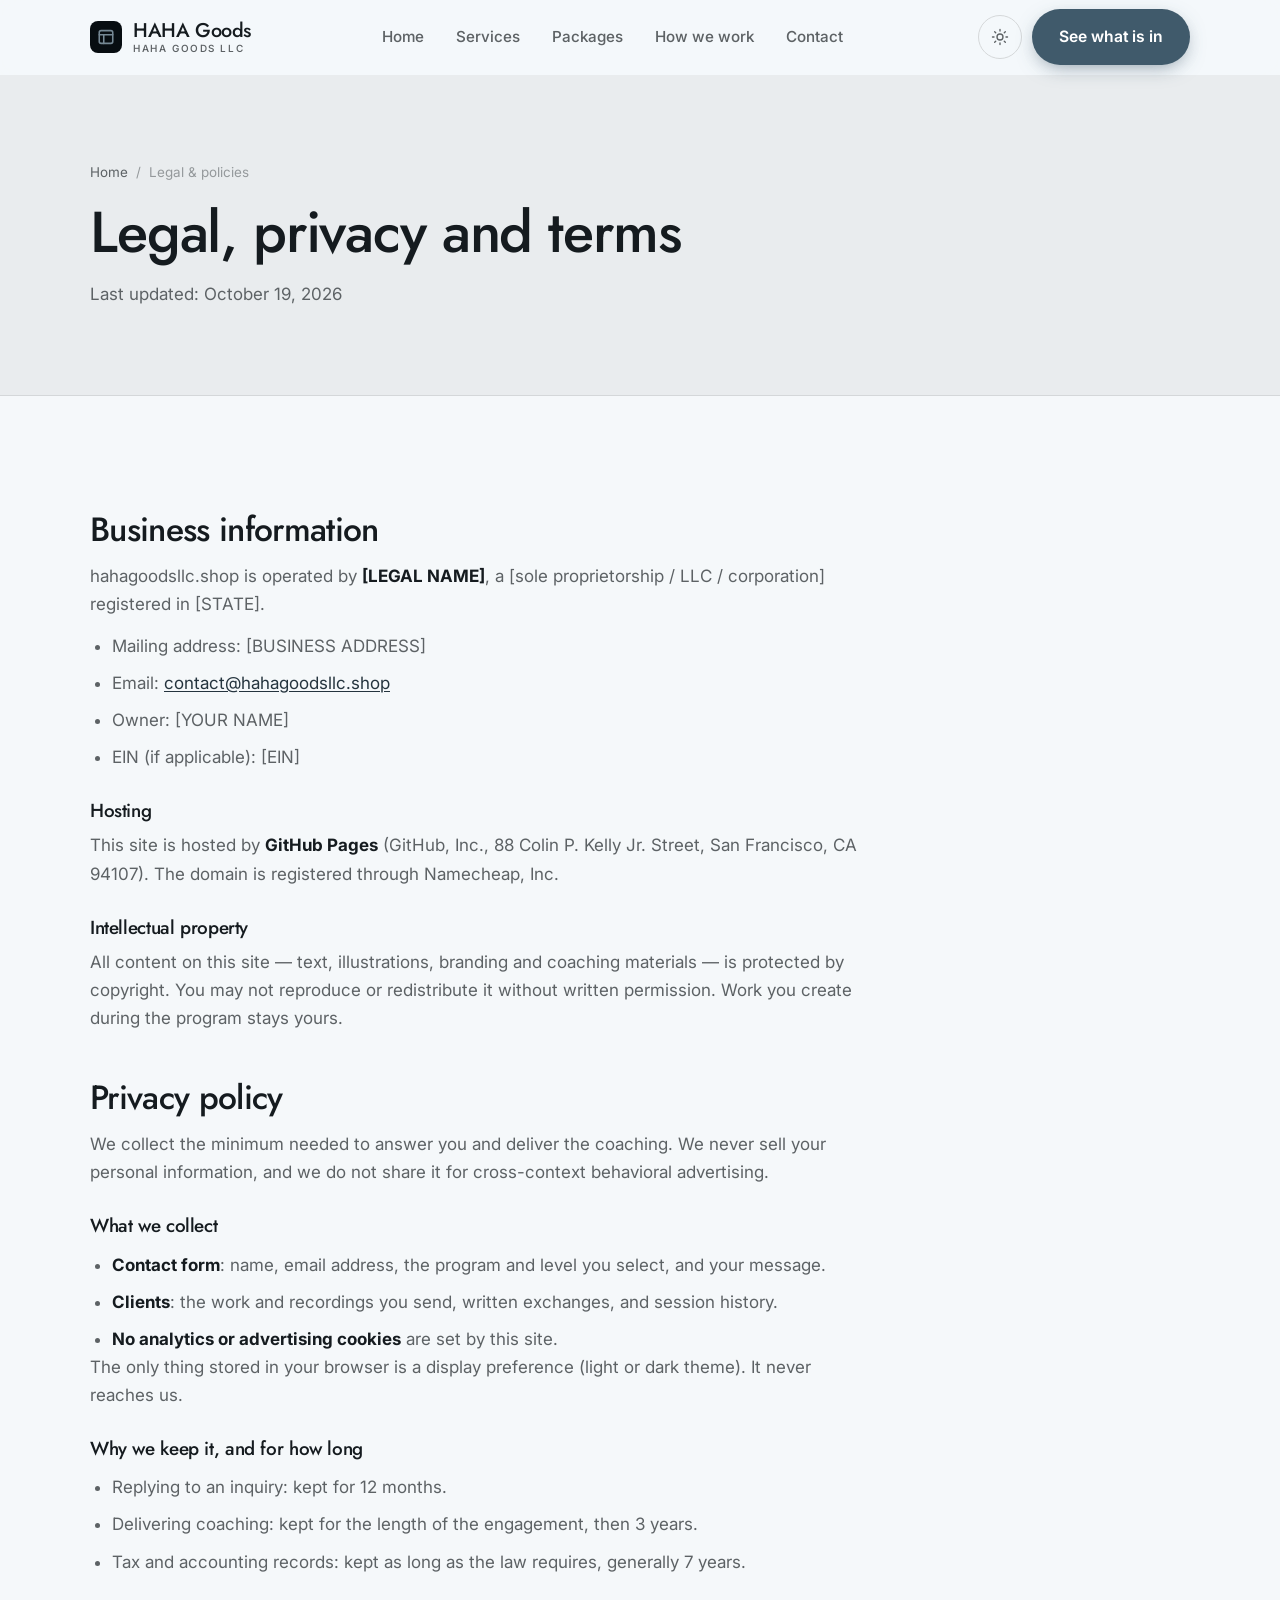
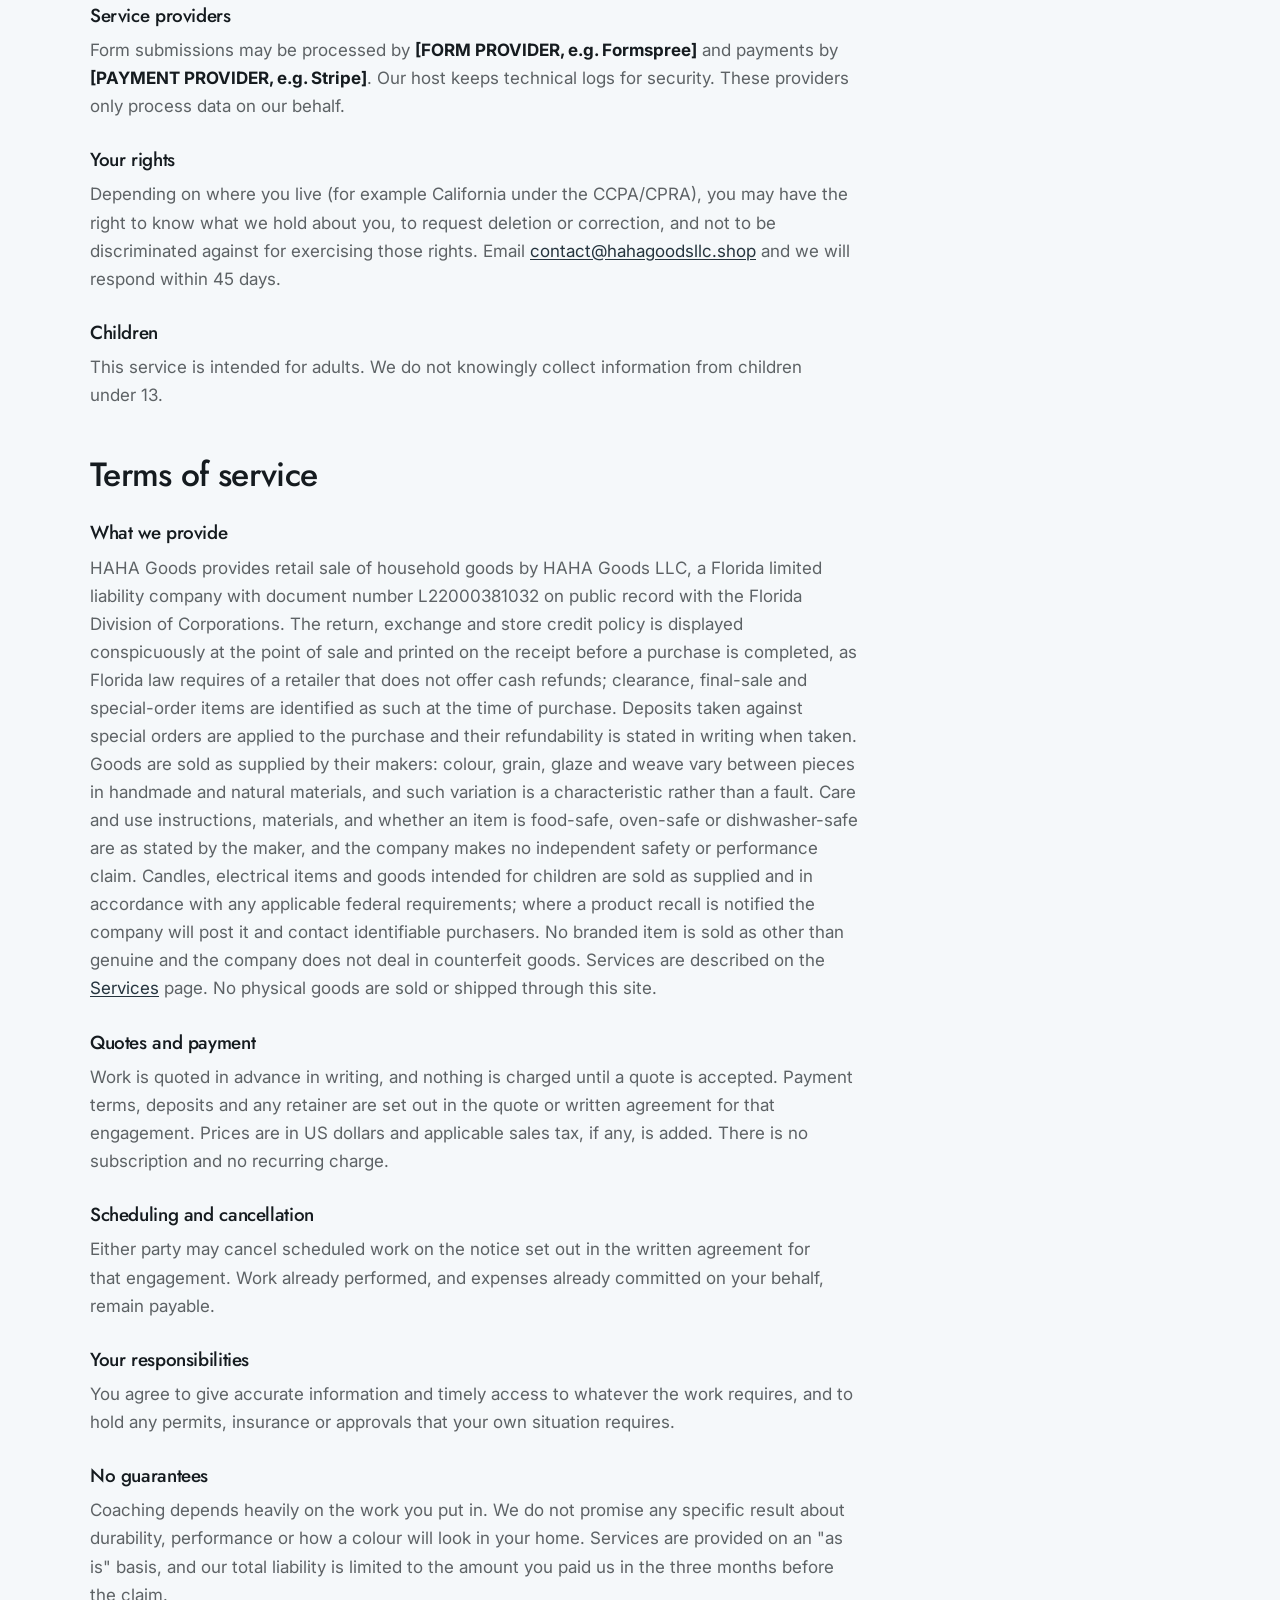
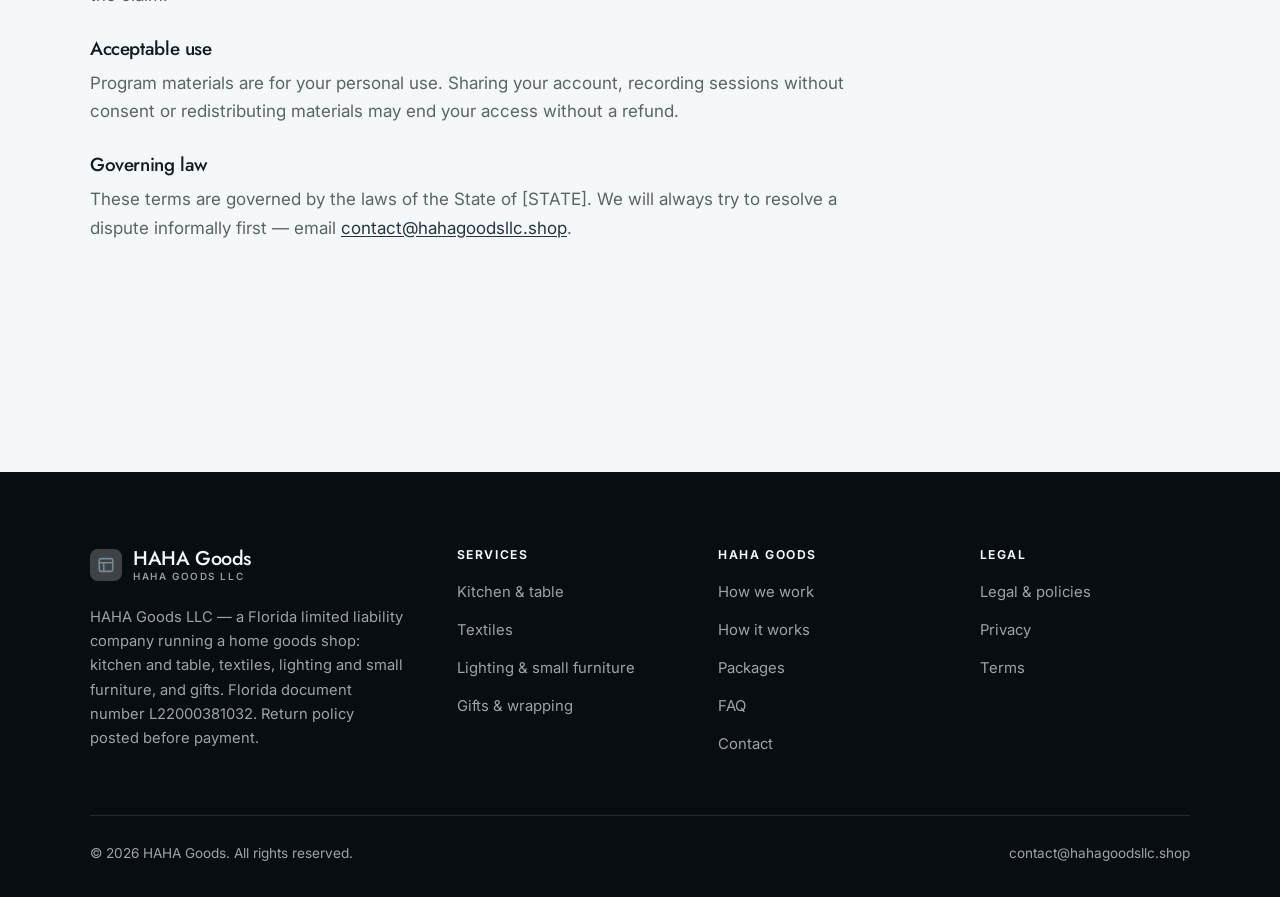
<file: legal.html>
<!DOCTYPE html>
<html lang="en" class="no-js">
<head>
<meta charset="utf-8">
<meta name="viewport" content="width=device-width, initial-scale=1">
<title>Legal, privacy and terms — HAHA Goods</title>
<meta name="description" content="Business information, privacy policy and terms of service for HAHA Goods.">
<meta name="robots" content="noindex">

<meta property="og:type" content="website">
<meta property="og:url" content="https://hahagoodsllc.shop/legal.html">
<meta property="og:site_name" content="HAHA Goods">
<meta property="og:locale" content="en_US">
<meta property="og:title" content="Legal, privacy and terms — HAHA Goods">
<meta property="og:description" content="Business information, privacy policy and terms of service for HAHA Goods.">
<meta name="theme-color" content="#070d11">

<link rel="icon" href="assets/img/favicon.svg" type="image/svg+xml">
<link rel="preconnect" href="https://fonts.googleapis.com">
<link rel="preconnect" href="https://fonts.gstatic.com" crossorigin>
<link rel="stylesheet" href="https://fonts.googleapis.com/css2?family=Jost:wght@400..700&family=Inter:wght@400..700&display=swap">
<link rel="stylesheet" href="assets/css/style.css">

<!-- Thème appliqué avant le premier rendu (évite le flash) -->
<script>
document.documentElement.classList.remove('no-js');
(function(){try{var t=localStorage.getItem('site-theme');if(t){document.documentElement.setAttribute('data-theme',t);}}catch(e){}})();
</script>
</head>

<body>
<a class="skip-link" href="#main">Skip to main content</a>

<header class="site-header">
  <nav class="wrap nav" aria-label="Main navigation">
    <a class="brand" href="index.html">
      <svg class="brand__mark" viewBox="0 0 64 64" aria-hidden="true">
        <rect class="bm-bg" width="64" height="64" rx="16"/>
        <g class="bm-ic" transform="translate(14 14) scale(1.5)" fill="none" stroke-width="2.1" stroke-linecap="round" stroke-linejoin="round"><rect x="3" y="3.5" width="18" height="17" rx="2.5"/><path d="M3 9h18M9 9v11.5"/></g>
      </svg>
      <span>HAHA Goods<span class="brand__sub">HAHA Goods LLC</span></span>
    </a>

    <ul class="nav__links" id="nav-links">
      <li><a href="index.html">Home</a></li>
      <li><a href="programs.html">Services</a></li>
      <li><a href="index.html#pricing">Packages</a></li>
      <li><a href="about.html">How we work</a></li>
      <li><a href="contact.html">Contact</a></li>
      <li><a class="btn btn--primary" href="contact.html">See what is in</a></li>
    </ul>

    <div class="nav__cta">
      <button class="theme-toggle" type="button" aria-label="Switch to dark theme">
        <svg class="icon-sun" viewBox="0 0 24 24" fill="none" stroke="currentColor" stroke-width="1.8" stroke-linecap="round" aria-hidden="true"><circle cx="12" cy="12" r="4"/><path d="M12 2v2m0 16v2M2 12h2m16 0h2M4.9 4.9l1.4 1.4m11.4 11.4 1.4 1.4M19.1 4.9l-1.4 1.4M6.3 17.7l-1.4 1.4"/></svg>
        <svg class="icon-moon" viewBox="0 0 24 24" fill="none" stroke="currentColor" stroke-width="1.8" stroke-linecap="round" stroke-linejoin="round" aria-hidden="true"><path d="M21 12.8A9 9 0 1 1 11.2 3a7 7 0 0 0 9.8 9.8z"/></svg>
      </button>
      <a class="btn btn--primary" href="contact.html">See what is in</a>
      <button class="nav__toggle" type="button" aria-expanded="false" aria-controls="nav-links" aria-label="Open menu">
        <svg class="icon-open" viewBox="0 0 24 24" fill="none" stroke="currentColor" stroke-width="2" stroke-linecap="round" aria-hidden="true"><path d="M3 6h18M3 12h18M3 18h18"/></svg>
        <svg class="icon-close" viewBox="0 0 24 24" fill="none" stroke="currentColor" stroke-width="2" stroke-linecap="round" aria-hidden="true"><path d="M6 6l12 12M18 6L6 18"/></svg>
      </button>
    </div>
  </nav>
</header>

<main id="main">

<section class="page-head">
  <div class="wrap">
    <nav class="breadcrumb" aria-label="Breadcrumb">
      <a href="index.html">Home</a><span>/</span><span aria-current="page">Legal &amp; policies</span>
    </nav>
    <h1>Legal, privacy and terms</h1>
    <p>Last updated: <time datetime="2026-10-19">October 19, 2026</time></p>
  </div>
</section>

<section class="section wrap">
  <div class="prose">

    <!--
      TO DO: this is a skeleton, not legal advice. Replace every [BRACKET] with
      your real details before selling, and have a lawyer review it if you can.
      Consumer protection rules differ by state.
    -->

    <h2 id="business">Business information</h2>
    <p>
      hahagoodsllc.shop is operated by <strong>[LEGAL NAME]</strong>, a [sole proprietorship / LLC / corporation]
      registered in [STATE].
    </p>
    <ul>
      <li>Mailing address: [BUSINESS ADDRESS]</li>
      <li>Email: <a href="mailto:contact@hahagoodsllc.shop">contact@hahagoodsllc.shop</a></li>
      <li>Owner: [YOUR NAME]</li>
      <li>EIN (if applicable): [EIN]</li>
    </ul>

    <h3>Hosting</h3>
    <p>
      This site is hosted by <strong>GitHub Pages</strong> (GitHub, Inc., 88 Colin P. Kelly Jr. Street,
      San Francisco, CA 94107). The domain is registered through Namecheap, Inc.
    </p>

    <h3>Intellectual property</h3>
    <p>
      All content on this site — text, illustrations, branding and coaching materials — is protected by
      copyright. You may not reproduce or redistribute it without written permission. Work you create during
      the program stays yours.
    </p>

    <h2 id="privacy">Privacy policy</h2>
    <p>
      We collect the minimum needed to answer you and deliver the coaching. We never sell your personal
      information, and we do not share it for cross-context behavioral advertising.
    </p>
    <h3>What we collect</h3>
    <ul>
      <li><strong>Contact form</strong>: name, email address, the program and level you select, and your message.</li>
      <li><strong>Clients</strong>: the work and recordings you send, written exchanges, and session history.</li>
      <li><strong>No analytics or advertising cookies</strong> are set by this site.</li>
    </ul>
    <p>
      The only thing stored in your browser is a display preference (light or dark theme). It never reaches us.
    </p>
    <h3>Why we keep it, and for how long</h3>
    <ul>
      <li>Replying to an inquiry: kept for 12 months.</li>
      <li>Delivering coaching: kept for the length of the engagement, then 3 years.</li>
      <li>Tax and accounting records: kept as long as the law requires, generally 7 years.</li>
    </ul>
    <h3>Service providers</h3>
    <p>
      Form submissions may be processed by <strong>[FORM PROVIDER, e.g. Formspree]</strong> and payments by
      <strong>[PAYMENT PROVIDER, e.g. Stripe]</strong>. Our host keeps technical logs for security. These
      providers only process data on our behalf.
    </p>
    <h3>Your rights</h3>
    <p>
      Depending on where you live (for example California under the CCPA/CPRA), you may have the right to
      know what we hold about you, to request deletion or correction, and not to be discriminated against for
      exercising those rights. Email <a href="mailto:contact@hahagoodsllc.shop">contact@hahagoodsllc.shop</a> and we will respond within 45 days.
    </p>
    <h3>Children</h3>
    <p>
      This service is intended for adults. We do not knowingly collect information from children under 13.
    </p>

    <h2 id="terms">Terms of service</h2>
    <h3>What we provide</h3>
    <p>
      HAHA Goods provides retail sale of household goods by HAHA Goods LLC, a Florida limited liability company with document number L22000381032 on public record with the Florida Division of Corporations. The return, exchange and store credit policy is displayed conspicuously at the point of sale and printed on the receipt before a purchase is completed, as Florida law requires of a retailer that does not offer cash refunds; clearance, final-sale and special-order items are identified as such at the time of purchase. Deposits taken against special orders are applied to the purchase and their refundability is stated in writing when taken. Goods are sold as supplied by their makers: colour, grain, glaze and weave vary between pieces in handmade and natural materials, and such variation is a characteristic rather than a fault. Care and use instructions, materials, and whether an item is food-safe, oven-safe or dishwasher-safe are as stated by the maker, and the company makes no independent safety or performance claim. Candles, electrical items and goods intended for children are sold as supplied and in accordance with any applicable federal requirements; where a product recall is notified the company will post it and contact identifiable purchasers. No branded item is sold as other than genuine and the company does not deal in counterfeit goods. Services are described on the
      <a href="programs.html">Services</a> page. No physical goods are sold or shipped through this site.
    </p>
    <h3>Quotes and payment</h3>
    <p>
      Work is quoted in advance in writing, and nothing is charged until a quote is accepted. Payment terms,
      deposits and any retainer are set out in the quote or written agreement for that engagement. Prices are in
      US dollars and applicable sales tax, if any, is added. There is no subscription and no recurring charge.
    </p>
    <h3>Scheduling and cancellation</h3>
    <p>
      Either party may cancel scheduled work on the notice set out in the written agreement for that engagement.
      Work already performed, and expenses already committed on your behalf, remain payable.
    </p>
    <h3>Your responsibilities</h3>
    <p>
      You agree to give accurate information and timely access to whatever the work requires, and to hold any
      permits, insurance or approvals that your own situation requires.
    </p>

    <h3>No guarantees</h3>
    <p>
      Coaching depends heavily on the work you put in. We do not promise any specific result
      about durability, performance or how a colour will look in your home. Services are provided on an "as is" basis, and our total
      liability is limited to the amount you paid us in the three months before the claim.
    </p>
    <h3>Acceptable use</h3>
    <p>
      Program materials are for your personal use. Sharing your account, recording sessions without consent
      or redistributing materials may end your access without a refund.
    </p>
    <h3>Governing law</h3>
    <p>
      These terms are governed by the laws of the State of [STATE]. We will always try to resolve a dispute
      informally first — email <a href="mailto:contact@hahagoodsllc.shop">contact@hahagoodsllc.shop</a>.
    </p>

  </div>
</section>

</main>

<footer class="site-footer">
  <div class="wrap">
    <div class="footer__grid">
      <div class="footer__brand">
        <a class="brand" href="index.html">
          <svg class="brand__mark" viewBox="0 0 64 64" aria-hidden="true">
        <rect class="bm-bg" width="64" height="64" rx="16"/>
        <g class="bm-ic" transform="translate(14 14) scale(1.5)" fill="none" stroke-width="2.1" stroke-linecap="round" stroke-linejoin="round"><rect x="3" y="3.5" width="18" height="17" rx="2.5"/><path d="M3 9h18M9 9v11.5"/></g>
      </svg>
          <span>HAHA Goods<span class="brand__sub">HAHA Goods LLC</span></span>
        </a>
        <p>HAHA Goods LLC — a Florida limited liability company running a home goods shop: kitchen and table, textiles, lighting and small furniture, and gifts. Florida document number L22000381032. Return policy posted before payment.</p>
      </div>

      <div class="footer__col">
        <h4>Services</h4>
        <ul>
          <li><a href="programs.html#kitchen">Kitchen &amp; table</a></li>
          <li><a href="programs.html#textiles">Textiles</a></li>
          <li><a href="programs.html#lighting">Lighting &amp; small furniture</a></li>
          <li><a href="programs.html#gifts">Gifts &amp; wrapping</a></li>
        </ul>
      </div>

      <div class="footer__col">
        <h4>HAHA Goods</h4>
        <ul>
          <li><a href="about.html">How we work</a></li>
          <li><a href="index.html#how-it-works">How it works</a></li>
          <li><a href="index.html#pricing">Packages</a></li>
          <li><a href="index.html#faq">FAQ</a></li>
          <li><a href="contact.html">Contact</a></li>
        </ul>
      </div>

      <div class="footer__col">
        <h4>Legal</h4>
        <ul>
          <li><a href="legal.html">Legal &amp; policies</a></li>
          <li><a href="legal.html#privacy">Privacy</a></li>
          <li><a href="legal.html#terms">Terms</a></li>
        </ul>
      </div>
    </div>

    <div class="footer__bottom">
      <p>© <span data-year>2026</span> HAHA Goods. All rights reserved.</p>
      <p><a href="mailto:contact@hahagoodsllc.shop">contact@hahagoodsllc.shop</a></p>
    </div>
  </div>
</footer>

<script src="assets/js/main.js" defer></script>
</body>
</html>
</file>
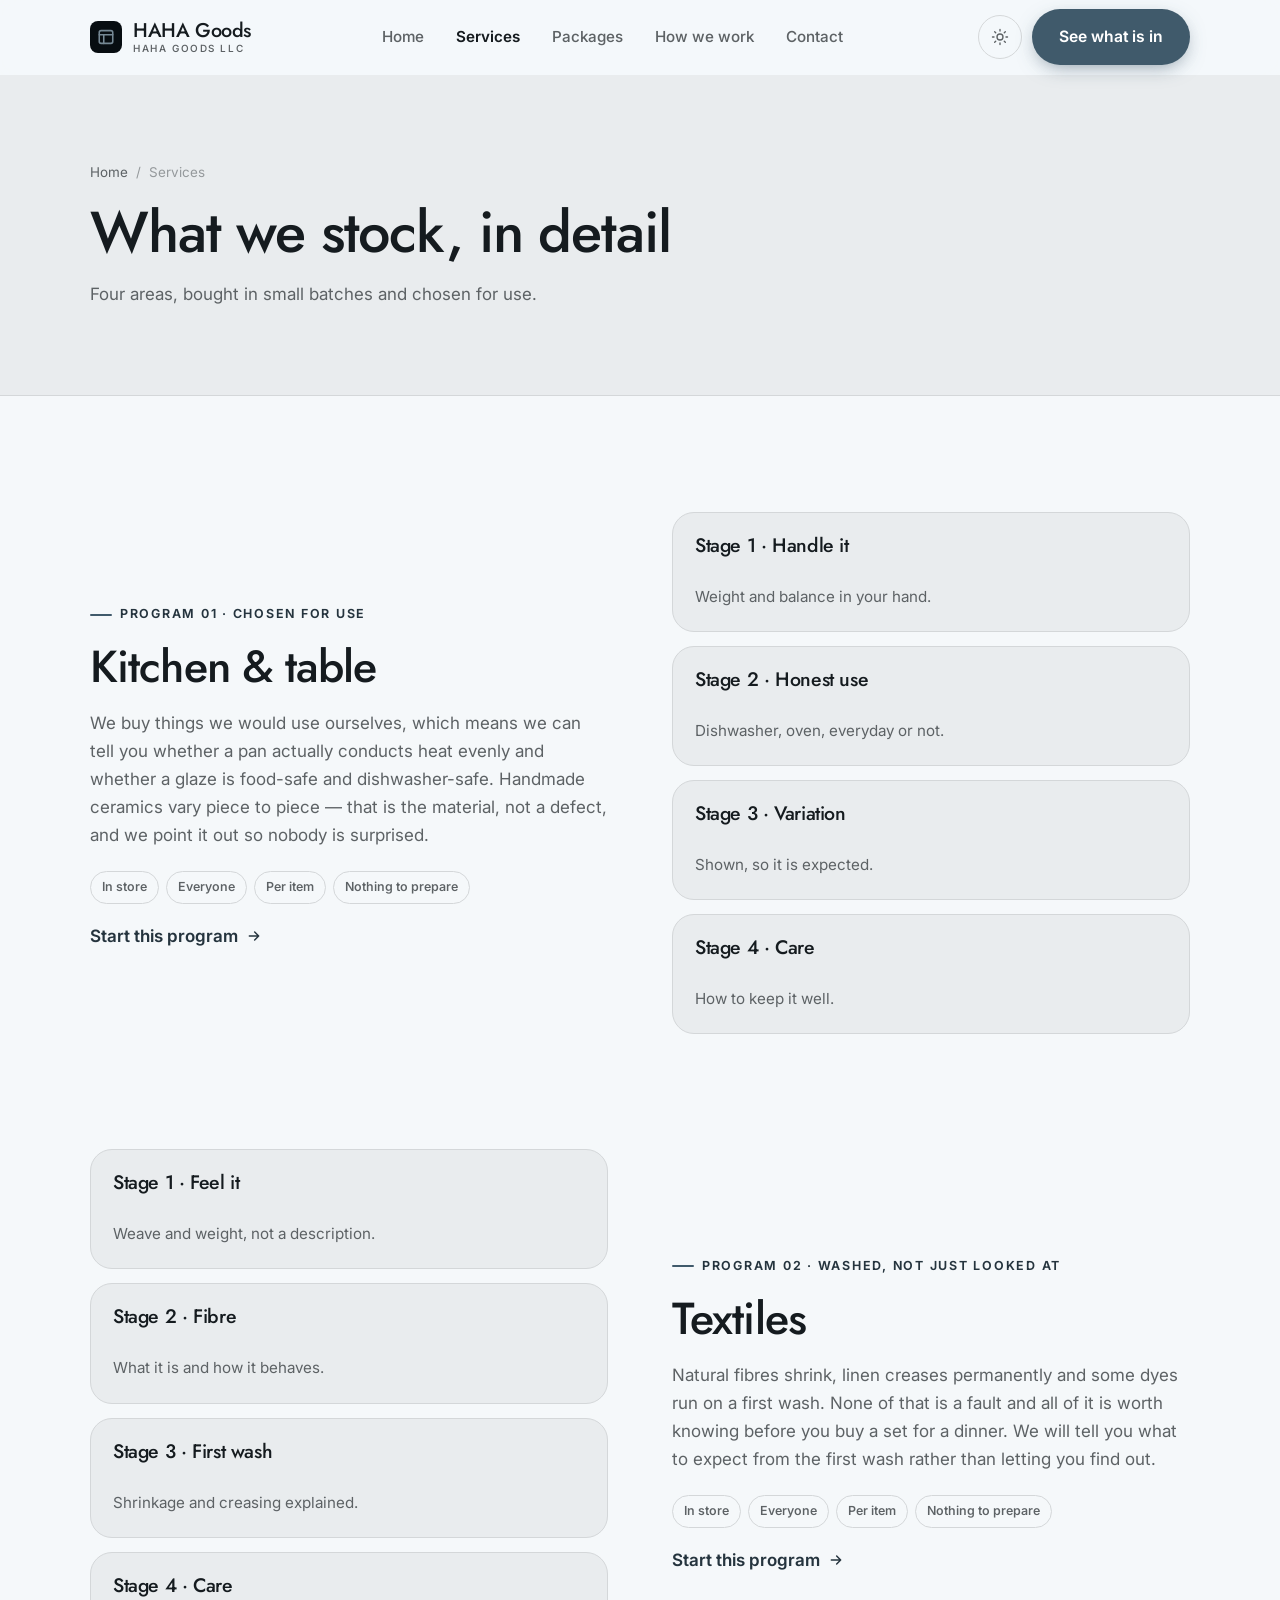
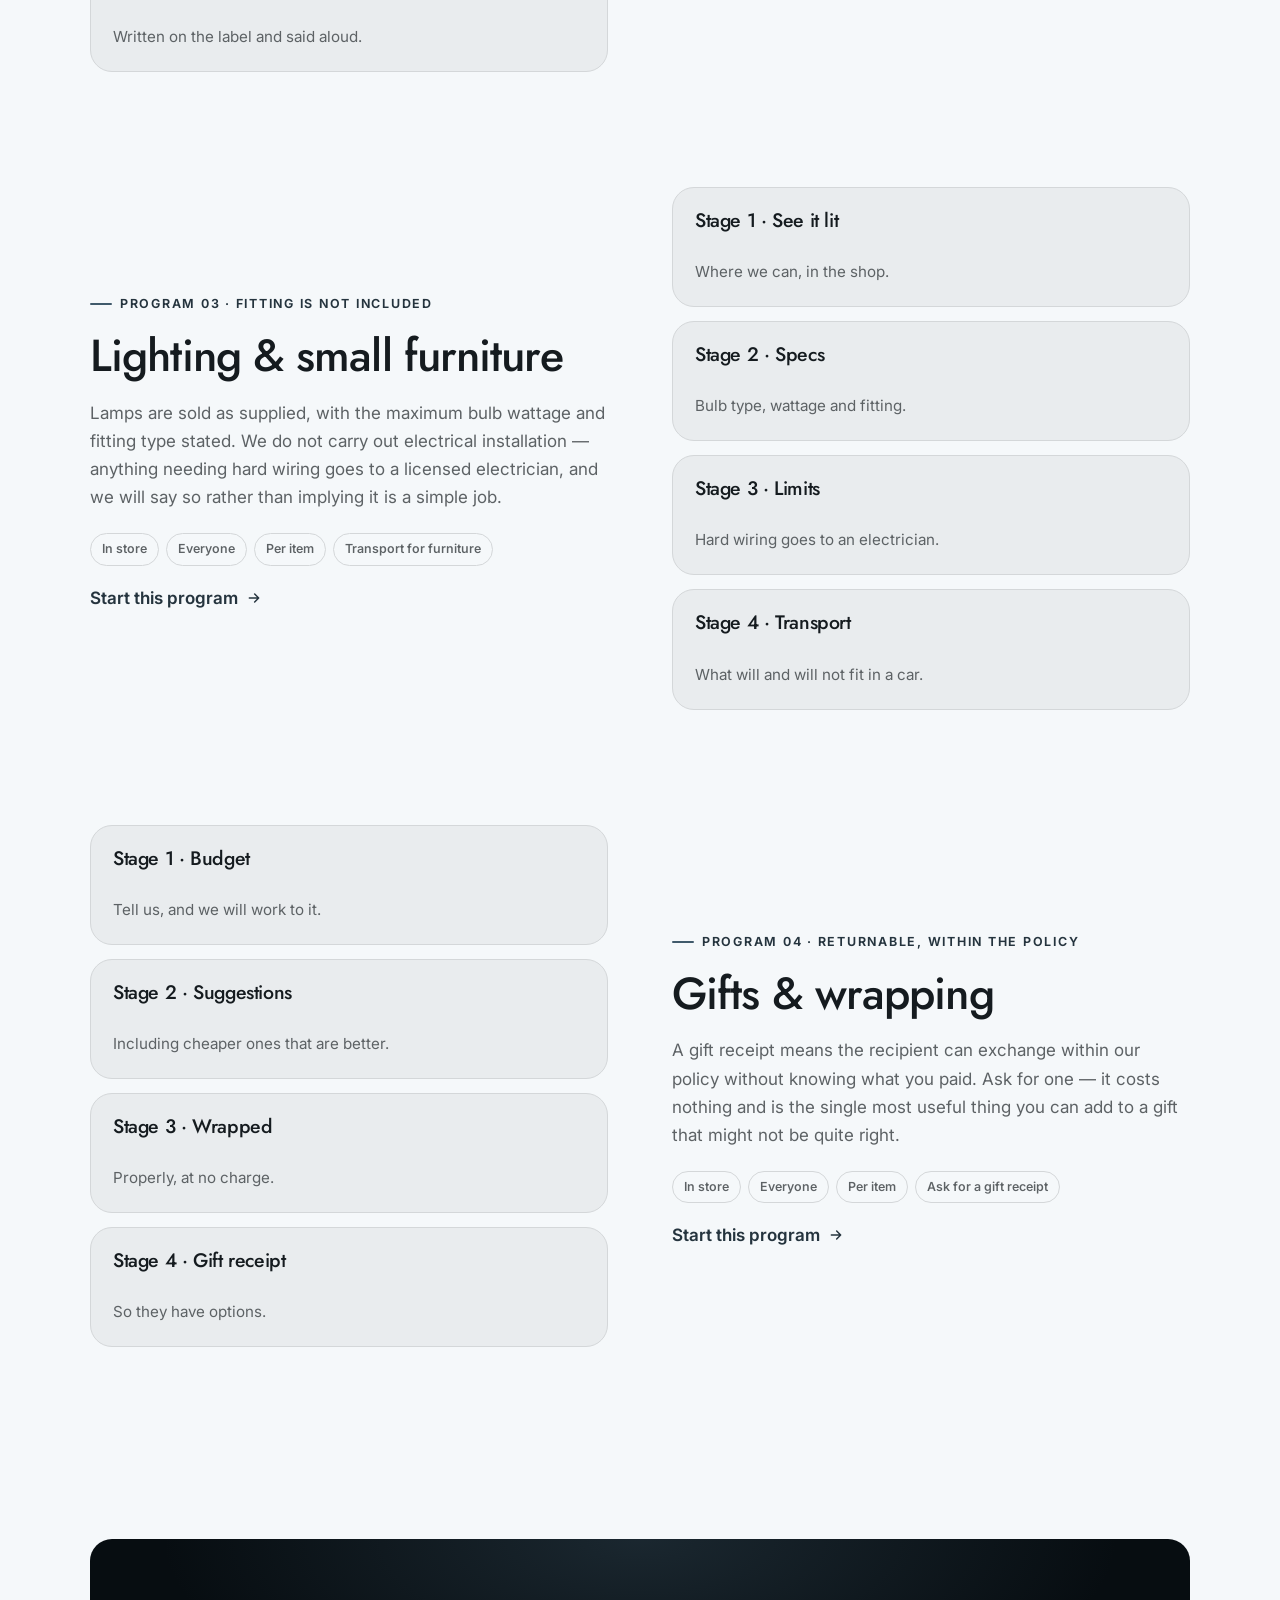
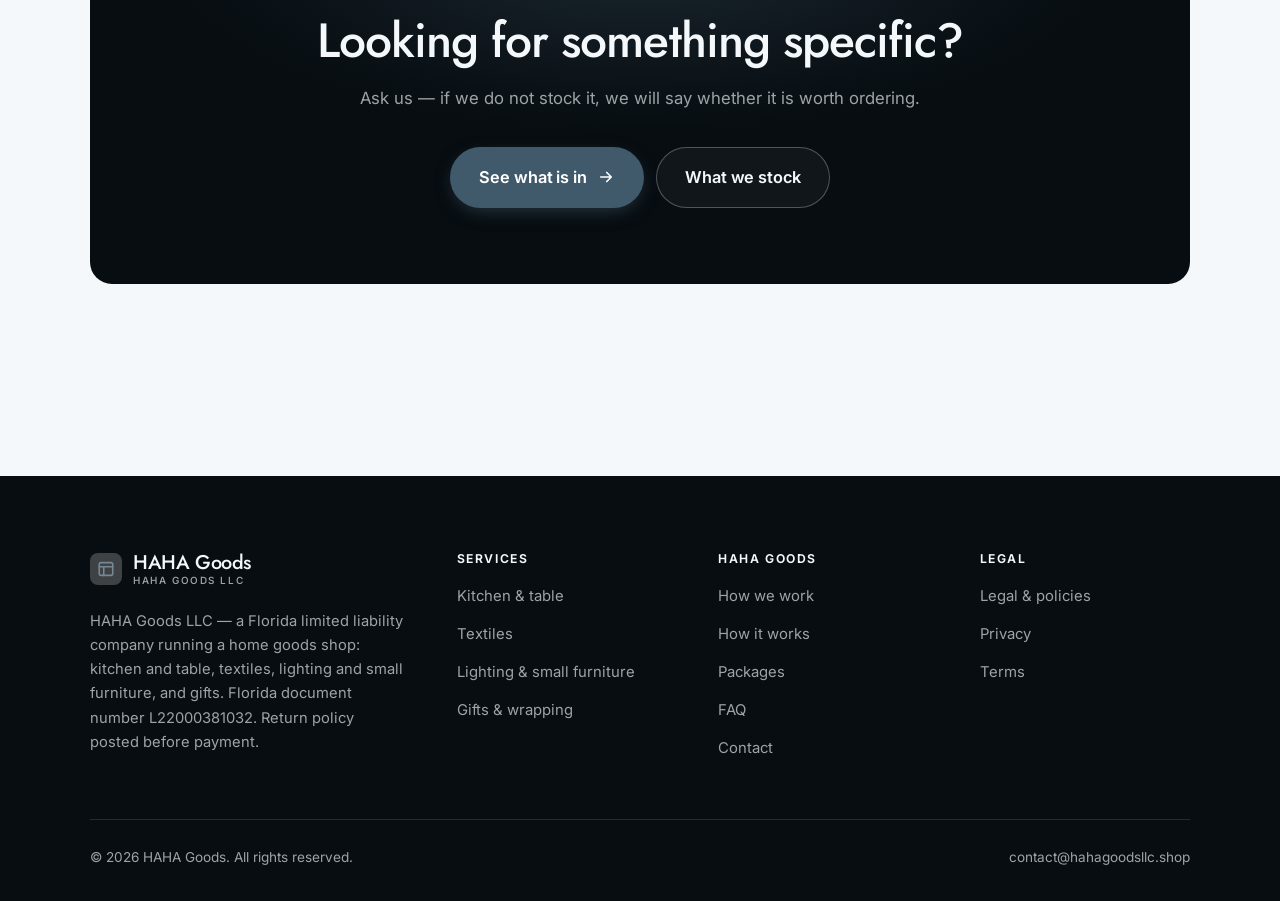
<file: programs.html>
<!DOCTYPE html>
<html lang="en" class="no-js">
<head>
<meta charset="utf-8">
<meta name="viewport" content="width=device-width, initial-scale=1">
<title>Services — HAHA Goods</title>
<meta name="description" content="What HAHA Goods LLC stocks: kitchen and table, textiles, lighting and small furniture, and gifts.">
<link rel="canonical" href="https://hahagoodsllc.shop/programs.html">

<meta property="og:type" content="website">
<meta property="og:url" content="https://hahagoodsllc.shop/programs.html">
<meta property="og:site_name" content="HAHA Goods">
<meta property="og:locale" content="en_US">
<meta property="og:title" content="Services — HAHA Goods">
<meta property="og:description" content="What HAHA Goods LLC stocks: kitchen and table, textiles, lighting and small furniture, and gifts.">
<meta name="theme-color" content="#070d11">

<link rel="icon" href="assets/img/favicon.svg" type="image/svg+xml">
<link rel="preconnect" href="https://fonts.googleapis.com">
<link rel="preconnect" href="https://fonts.gstatic.com" crossorigin>
<link rel="stylesheet" href="https://fonts.googleapis.com/css2?family=Jost:wght@400..700&family=Inter:wght@400..700&display=swap">
<link rel="stylesheet" href="assets/css/style.css">

<!-- Thème appliqué avant le premier rendu (évite le flash) -->
<script>
document.documentElement.classList.remove('no-js');
(function(){try{var t=localStorage.getItem('site-theme');if(t){document.documentElement.setAttribute('data-theme',t);}}catch(e){}})();
</script>
</head>

<body>
<a class="skip-link" href="#main">Skip to main content</a>

<header class="site-header">
  <nav class="wrap nav" aria-label="Main navigation">
    <a class="brand" href="index.html">
      <svg class="brand__mark" viewBox="0 0 64 64" aria-hidden="true">
        <rect class="bm-bg" width="64" height="64" rx="16"/>
        <g class="bm-ic" transform="translate(14 14) scale(1.5)" fill="none" stroke-width="2.1" stroke-linecap="round" stroke-linejoin="round"><rect x="3" y="3.5" width="18" height="17" rx="2.5"/><path d="M3 9h18M9 9v11.5"/></g>
      </svg>
      <span>HAHA Goods<span class="brand__sub">HAHA Goods LLC</span></span>
    </a>

    <ul class="nav__links" id="nav-links">
      <li><a href="index.html">Home</a></li>
      <li><a href="programs.html" aria-current="page">Services</a></li>
      <li><a href="index.html#pricing">Packages</a></li>
      <li><a href="about.html">How we work</a></li>
      <li><a href="contact.html">Contact</a></li>
      <li><a class="btn btn--primary" href="contact.html">See what is in</a></li>
    </ul>

    <div class="nav__cta">
      <button class="theme-toggle" type="button" aria-label="Switch to dark theme">
        <svg class="icon-sun" viewBox="0 0 24 24" fill="none" stroke="currentColor" stroke-width="1.8" stroke-linecap="round" aria-hidden="true"><circle cx="12" cy="12" r="4"/><path d="M12 2v2m0 16v2M2 12h2m16 0h2M4.9 4.9l1.4 1.4m11.4 11.4 1.4 1.4M19.1 4.9l-1.4 1.4M6.3 17.7l-1.4 1.4"/></svg>
        <svg class="icon-moon" viewBox="0 0 24 24" fill="none" stroke="currentColor" stroke-width="1.8" stroke-linecap="round" stroke-linejoin="round" aria-hidden="true"><path d="M21 12.8A9 9 0 1 1 11.2 3a7 7 0 0 0 9.8 9.8z"/></svg>
      </button>
      <a class="btn btn--primary" href="contact.html">See what is in</a>
      <button class="nav__toggle" type="button" aria-expanded="false" aria-controls="nav-links" aria-label="Open menu">
        <svg class="icon-open" viewBox="0 0 24 24" fill="none" stroke="currentColor" stroke-width="2" stroke-linecap="round" aria-hidden="true"><path d="M3 6h18M3 12h18M3 18h18"/></svg>
        <svg class="icon-close" viewBox="0 0 24 24" fill="none" stroke="currentColor" stroke-width="2" stroke-linecap="round" aria-hidden="true"><path d="M6 6l12 12M18 6L6 18"/></svg>
      </button>
    </div>
  </nav>
</header>

<main id="main">

<section class="page-head">
  <div class="wrap">
    <nav class="breadcrumb" aria-label="Breadcrumb">
      <a href="index.html">Home</a><span>/</span><span aria-current="page">Services</span>
    </nav>
    <h1>What we stock, in detail</h1>
    <p>Four areas, bought in small batches and chosen for use.</p>
  </div>
</section>

<section class="section wrap" id="kitchen">
  <div class="split reveal">
    <div>
      <span class="eyebrow">Program 01 · Chosen for use</span>
      <h2>Kitchen &amp; table</h2>
      <p>We buy things we would use ourselves, which means we can tell you whether a pan actually conducts heat evenly and whether a glaze is food-safe and dishwasher-safe. Handmade ceramics vary piece to piece — that is the material, not a defect, and we point it out so nobody is surprised.</p>
      <ul class="tags"><li>In store</li><li>Everyone</li><li>Per item</li><li>Nothing to prepare</li></ul>
      <p><a class="arrow-link" href="contact.html">Start this program <svg viewBox="0 0 24 24" fill="none" stroke="currentColor" stroke-width="2.2" stroke-linecap="round" stroke-linejoin="round" aria-hidden="true"><path d="M5 12h14M13 6l6 6-6 6"/></svg></a></p>
    </div>
    <div class="grid grid--2 grid--tight">
      <article class="card card--sm">
        <h3>Stage 1 · Handle it</h3>
        <p>Weight and balance in your hand.</p>
      </article>
      <article class="card card--sm">
        <h3>Stage 2 · Honest use</h3>
        <p>Dishwasher, oven, everyday or not.</p>
      </article>
      <article class="card card--sm">
        <h3>Stage 3 · Variation</h3>
        <p>Shown, so it is expected.</p>
      </article>
      <article class="card card--sm">
        <h3>Stage 4 · Care</h3>
        <p>How to keep it well.</p>
      </article>
    </div>
  </div>
</section>

<section class="section section--flush wrap" id="textiles">
  <div class="split reveal">
    <div class="grid grid--2 grid--tight">
      <article class="card card--sm">
        <h3>Stage 1 · Feel it</h3>
        <p>Weave and weight, not a description.</p>
      </article>
      <article class="card card--sm">
        <h3>Stage 2 · Fibre</h3>
        <p>What it is and how it behaves.</p>
      </article>
      <article class="card card--sm">
        <h3>Stage 3 · First wash</h3>
        <p>Shrinkage and creasing explained.</p>
      </article>
      <article class="card card--sm">
        <h3>Stage 4 · Care</h3>
        <p>Written on the label and said aloud.</p>
      </article>
    </div>
    <div>
      <span class="eyebrow">Program 02 · Washed, not just looked at</span>
      <h2>Textiles</h2>
      <p>Natural fibres shrink, linen creases permanently and some dyes run on a first wash. None of that is a fault and all of it is worth knowing before you buy a set for a dinner. We will tell you what to expect from the first wash rather than letting you find out.</p>
      <ul class="tags"><li>In store</li><li>Everyone</li><li>Per item</li><li>Nothing to prepare</li></ul>
      <p><a class="arrow-link" href="contact.html">Start this program <svg viewBox="0 0 24 24" fill="none" stroke="currentColor" stroke-width="2.2" stroke-linecap="round" stroke-linejoin="round" aria-hidden="true"><path d="M5 12h14M13 6l6 6-6 6"/></svg></a></p>
    </div>
  </div>
</section>

<section class="section section--flush wrap" id="lighting">
  <div class="split reveal">
    <div>
      <span class="eyebrow">Program 03 · Fitting is not included</span>
      <h2>Lighting &amp; small furniture</h2>
      <p>Lamps are sold as supplied, with the maximum bulb wattage and fitting type stated. We do not carry out electrical installation — anything needing hard wiring goes to a licensed electrician, and we will say so rather than implying it is a simple job.</p>
      <ul class="tags"><li>In store</li><li>Everyone</li><li>Per item</li><li>Transport for furniture</li></ul>
      <p><a class="arrow-link" href="contact.html">Start this program <svg viewBox="0 0 24 24" fill="none" stroke="currentColor" stroke-width="2.2" stroke-linecap="round" stroke-linejoin="round" aria-hidden="true"><path d="M5 12h14M13 6l6 6-6 6"/></svg></a></p>
    </div>
    <div class="grid grid--2 grid--tight">
      <article class="card card--sm">
        <h3>Stage 1 · See it lit</h3>
        <p>Where we can, in the shop.</p>
      </article>
      <article class="card card--sm">
        <h3>Stage 2 · Specs</h3>
        <p>Bulb type, wattage and fitting.</p>
      </article>
      <article class="card card--sm">
        <h3>Stage 3 · Limits</h3>
        <p>Hard wiring goes to an electrician.</p>
      </article>
      <article class="card card--sm">
        <h3>Stage 4 · Transport</h3>
        <p>What will and will not fit in a car.</p>
      </article>
    </div>
  </div>
</section>

<section class="section section--flush wrap" id="gifts">
  <div class="split reveal">
    <div class="grid grid--2 grid--tight">
      <article class="card card--sm">
        <h3>Stage 1 · Budget</h3>
        <p>Tell us, and we will work to it.</p>
      </article>
      <article class="card card--sm">
        <h3>Stage 2 · Suggestions</h3>
        <p>Including cheaper ones that are better.</p>
      </article>
      <article class="card card--sm">
        <h3>Stage 3 · Wrapped</h3>
        <p>Properly, at no charge.</p>
      </article>
      <article class="card card--sm">
        <h3>Stage 4 · Gift receipt</h3>
        <p>So they have options.</p>
      </article>
    </div>
    <div>
      <span class="eyebrow">Program 04 · Returnable, within the policy</span>
      <h2>Gifts &amp; wrapping</h2>
      <p>A gift receipt means the recipient can exchange within our policy without knowing what you paid. Ask for one — it costs nothing and is the single most useful thing you can add to a gift that might not be quite right.</p>
      <ul class="tags"><li>In store</li><li>Everyone</li><li>Per item</li><li>Ask for a gift receipt</li></ul>
      <p><a class="arrow-link" href="contact.html">Start this program <svg viewBox="0 0 24 24" fill="none" stroke="currentColor" stroke-width="2.2" stroke-linecap="round" stroke-linejoin="round" aria-hidden="true"><path d="M5 12h14M13 6l6 6-6 6"/></svg></a></p>
    </div>
  </div>
</section>

<section class="wrap section--tight">
  <div class="cta-band reveal">
    <h2>Looking for something specific?</h2>
    <p>Ask us — if we do not stock it, we will say whether it is worth ordering.</p>
    <div class="hero__actions">
      <a class="btn btn--primary btn--lg" href="contact.html">See what is in <svg viewBox="0 0 24 24" fill="none" stroke="currentColor" stroke-width="2.2" stroke-linecap="round" stroke-linejoin="round" aria-hidden="true"><path d="M5 12h14M13 6l6 6-6 6"/></svg></a>
      <a class="btn btn--on-dark btn--lg" href="programs.html">What we stock</a>
    </div>
  </div>
</section>

</main>

<footer class="site-footer">
  <div class="wrap">
    <div class="footer__grid">
      <div class="footer__brand">
        <a class="brand" href="index.html">
          <svg class="brand__mark" viewBox="0 0 64 64" aria-hidden="true">
        <rect class="bm-bg" width="64" height="64" rx="16"/>
        <g class="bm-ic" transform="translate(14 14) scale(1.5)" fill="none" stroke-width="2.1" stroke-linecap="round" stroke-linejoin="round"><rect x="3" y="3.5" width="18" height="17" rx="2.5"/><path d="M3 9h18M9 9v11.5"/></g>
      </svg>
          <span>HAHA Goods<span class="brand__sub">HAHA Goods LLC</span></span>
        </a>
        <p>HAHA Goods LLC — a Florida limited liability company running a home goods shop: kitchen and table, textiles, lighting and small furniture, and gifts. Florida document number L22000381032. Return policy posted before payment.</p>
      </div>

      <div class="footer__col">
        <h4>Services</h4>
        <ul>
          <li><a href="programs.html#kitchen">Kitchen &amp; table</a></li>
          <li><a href="programs.html#textiles">Textiles</a></li>
          <li><a href="programs.html#lighting">Lighting &amp; small furniture</a></li>
          <li><a href="programs.html#gifts">Gifts &amp; wrapping</a></li>
        </ul>
      </div>

      <div class="footer__col">
        <h4>HAHA Goods</h4>
        <ul>
          <li><a href="about.html">How we work</a></li>
          <li><a href="index.html#how-it-works">How it works</a></li>
          <li><a href="index.html#pricing">Packages</a></li>
          <li><a href="index.html#faq">FAQ</a></li>
          <li><a href="contact.html">Contact</a></li>
        </ul>
      </div>

      <div class="footer__col">
        <h4>Legal</h4>
        <ul>
          <li><a href="legal.html">Legal &amp; policies</a></li>
          <li><a href="legal.html#privacy">Privacy</a></li>
          <li><a href="legal.html#terms">Terms</a></li>
        </ul>
      </div>
    </div>

    <div class="footer__bottom">
      <p>© <span data-year>2026</span> HAHA Goods. All rights reserved.</p>
      <p><a href="mailto:contact@hahagoodsllc.shop">contact@hahagoodsllc.shop</a></p>
    </div>
  </div>
</footer>

<script src="assets/js/main.js" defer></script>
</body>
</html>
</file>
<file: assets/css/style.css>
/* HAHA Goods — couleurs et polices de la marque.
   Modifier ces valeurs suffit à changer l'identité visuelle de tout le site. */
:root {
  --c-accent:    #405a6b;
  --c-on-accent: #ffffff;
  --c-ink:       #070d11;
  --c-paper:     #f5f8fa;

  --accent-ink-light: color-mix(in srgb, var(--c-accent) 58%, black);
  --accent-on-dark:   color-mix(in srgb, var(--c-accent) 72%, white);

  --font-display: "Jost", system-ui, -apple-system, "Segoe UI", sans-serif;
  --font-body: "Inter", system-ui, -apple-system, "Segoe UI", sans-serif;
  --display-weight: 500;
  --display-tracking: -.02em;
}

/* ==========================================================================
   Feuille de style commune aux sites de coaching
   Les couleurs de marque (--c-accent, --c-on-accent, --c-ink, --c-paper) et
   les polices sont définies juste au-dessus, par site. Tout le reste en dérive.
   ========================================================================== */

/* --------------------------------------------------------------------------
   1. Tokens dérivés
   -------------------------------------------------------------------------- */

:root {
  /* Thème clair */
  --paper:      var(--c-paper);
  --paper-2:    color-mix(in srgb, var(--c-paper) 95%, var(--c-ink));
  --paper-3:    color-mix(in srgb, var(--c-paper) 89%, var(--c-ink));
  --line:       color-mix(in srgb, var(--c-paper) 86%, var(--c-ink));
  --text:       color-mix(in srgb, var(--c-ink) 94%, var(--c-paper));
  --muted:      color-mix(in srgb, var(--c-ink) 64%, var(--c-paper));
  --accent:     var(--c-accent);
  --accent-600: color-mix(in srgb, var(--c-accent) 86%, black);
  --accent-ink: var(--accent-ink-light);
  --on-accent:  var(--c-on-accent);
  --ink:        var(--c-ink);
  --ink-soft:   color-mix(in srgb, var(--c-ink) 90%, white);
  --on-ink:     var(--c-paper);
  --on-ink-mut: color-mix(in srgb, var(--c-paper) 64%, var(--c-ink));
  --brand-bg:   var(--c-ink);

  /* Rayons */
  --r-sm: 8px;
  --r-md: 14px;
  --r-lg: 22px;
  --r-full: 999px;

  /* Ombres */
  --sh-1: 0 1px 2px rgba(0, 0, 0, .05), 0 2px 8px rgba(0, 0, 0, .04);
  --sh-2: 0 2px 4px rgba(0, 0, 0, .05), 0 12px 32px rgba(0, 0, 0, .09);
  --sh-3: 0 4px 8px rgba(0, 0, 0, .06), 0 24px 56px rgba(0, 0, 0, .14);

  /* Rythme */
  --gutter: clamp(16px, 4vw, 40px);
  --maxw: 1180px;
  --section-y: clamp(64px, 9vw, 124px);

  --ease: cubic-bezier(.22, .61, .36, 1);
}

/* Thème sombre — suit le système, sauf si l'utilisateur a choisi « clair » */
@media (prefers-color-scheme: dark) {
  :root:not([data-theme="light"]) {
    --paper:      var(--c-ink);
    --paper-2:    color-mix(in srgb, var(--c-ink) 92%, white);
    --paper-3:    color-mix(in srgb, var(--c-ink) 86%, white);
    --line:       color-mix(in srgb, var(--c-ink) 80%, white);
    --text:       color-mix(in srgb, var(--c-paper) 94%, var(--c-ink));
    --muted:      color-mix(in srgb, var(--c-paper) 66%, var(--c-ink));
    --accent-ink: var(--accent-on-dark);
    --ink:        color-mix(in srgb, var(--c-ink) 72%, black);
    --brand-bg:   color-mix(in srgb, var(--c-ink) 80%, white);
    --sh-1: 0 1px 2px rgba(0, 0, 0, .4), 0 2px 8px rgba(0, 0, 0, .3);
    --sh-2: 0 2px 4px rgba(0, 0, 0, .4), 0 12px 32px rgba(0, 0, 0, .45);
    --sh-3: 0 4px 8px rgba(0, 0, 0, .45), 0 24px 56px rgba(0, 0, 0, .55);
  }
}

/* Thème sombre — choix explicite */
:root[data-theme="dark"] {
  --paper:      var(--c-ink);
  --paper-2:    color-mix(in srgb, var(--c-ink) 92%, white);
  --paper-3:    color-mix(in srgb, var(--c-ink) 86%, white);
  --line:       color-mix(in srgb, var(--c-ink) 80%, white);
  --text:       color-mix(in srgb, var(--c-paper) 94%, var(--c-ink));
  --muted:      color-mix(in srgb, var(--c-paper) 66%, var(--c-ink));
  --accent-ink: var(--accent-on-dark);
  --ink:        color-mix(in srgb, var(--c-ink) 72%, black);
  --brand-bg:   color-mix(in srgb, var(--c-ink) 80%, white);
  --sh-1: 0 1px 2px rgba(0, 0, 0, .4), 0 2px 8px rgba(0, 0, 0, .3);
  --sh-2: 0 2px 4px rgba(0, 0, 0, .4), 0 12px 32px rgba(0, 0, 0, .45);
  --sh-3: 0 4px 8px rgba(0, 0, 0, .45), 0 24px 56px rgba(0, 0, 0, .55);
}

/* --------------------------------------------------------------------------
   2. Reset / base
   -------------------------------------------------------------------------- */

*, *::before, *::after { box-sizing: border-box; }

* { margin: 0; }

html {
  -webkit-text-size-adjust: 100%;
  scroll-behavior: smooth;
  scroll-padding-top: 88px;
}

body {
  background: var(--paper);
  color: var(--text);
  font-family: var(--font-body);
  font-size: 17px;
  line-height: 1.65;
  -webkit-font-smoothing: antialiased;
  text-rendering: optimizeLegibility;
  overflow-x: hidden;
}

img, svg, video { display: block; max-width: 100%; height: auto; }

a { color: inherit; text-decoration: none; }

button, input, textarea, select { font: inherit; color: inherit; }

h1, h2, h3, h4 {
  font-family: var(--font-display);
  font-weight: var(--display-weight);
  line-height: 1.08;
  letter-spacing: var(--display-tracking);
  text-wrap: balance;
}

p { text-wrap: pretty; }

:focus-visible {
  outline: 3px solid var(--accent);
  outline-offset: 3px;
  border-radius: 4px;
}

::selection { background: var(--accent); color: var(--on-accent); }

/* --------------------------------------------------------------------------
   3. Utilitaires de mise en page
   -------------------------------------------------------------------------- */

.wrap {
  width: 100%;
  max-width: var(--maxw);
  margin-inline: auto;
  padding-inline: var(--gutter);
}

.section { padding-block: var(--section-y); }
.section--flush { padding-top: 0; }
.section--tight { padding-block: clamp(48px, 6vw, 80px); }

.skip-link {
  position: absolute;
  left: 12px;
  top: -100px;
  z-index: 200;
  background: var(--accent);
  color: var(--on-accent);
  padding: 12px 20px;
  border-radius: var(--r-sm);
  font-weight: 600;
  transition: top .2s var(--ease);
}
.skip-link:focus { top: 12px; }

.eyebrow {
  display: inline-flex;
  align-items: center;
  gap: 8px;
  font-size: .78rem;
  font-weight: 650;
  letter-spacing: .14em;
  text-transform: uppercase;
  color: var(--accent-ink);
  margin-bottom: 18px;
}
.eyebrow::before {
  content: "";
  width: 22px;
  height: 2px;
  background: var(--accent);
  border-radius: 2px;
}

.section-head { max-width: 62ch; margin-bottom: clamp(36px, 5vw, 60px); }
.section-head h2 { font-size: clamp(2rem, 4.4vw, 3.1rem); }
.section-head p {
  margin-top: 18px;
  color: var(--muted);
  font-size: clamp(1rem, 1.6vw, 1.12rem);
  max-width: 58ch;
}

.section-head--center { margin-inline: auto; text-align: center; }
.section-head--center .eyebrow { justify-content: center; }
.section-head--center p { margin-inline: auto; }

/* --------------------------------------------------------------------------
   4. Boutons
   -------------------------------------------------------------------------- */

.btn {
  display: inline-flex;
  align-items: center;
  justify-content: center;
  gap: 10px;
  padding: 14px 26px;
  border: 1px solid transparent;
  border-radius: var(--r-full);
  font-weight: 620;
  font-size: .98rem;
  letter-spacing: -.005em;
  cursor: pointer;
  white-space: nowrap;
  transition: transform .18s var(--ease), background-color .18s var(--ease),
              border-color .18s var(--ease), box-shadow .18s var(--ease), color .18s var(--ease);
}
.btn:hover { transform: translateY(-2px); }
.btn:active { transform: translateY(0); }

.btn--primary {
  background: var(--accent);
  color: var(--on-accent);
  box-shadow: 0 6px 20px -6px color-mix(in srgb, var(--c-accent) 65%, transparent);
}
.btn--primary:hover {
  background: var(--accent-600);
  box-shadow: 0 12px 28px -8px color-mix(in srgb, var(--c-accent) 70%, transparent);
}

.btn--ghost {
  border-color: var(--line);
  background: transparent;
  color: var(--text);
}
.btn--ghost:hover { border-color: var(--accent); color: var(--accent-ink); }

.btn--on-dark {
  border-color: color-mix(in srgb, var(--c-paper) 28%, transparent);
  color: var(--on-ink);
  background: color-mix(in srgb, var(--c-paper) 4%, transparent);
}
.btn--on-dark:hover {
  border-color: color-mix(in srgb, var(--c-paper) 60%, transparent);
  background: color-mix(in srgb, var(--c-paper) 10%, transparent);
}

.btn--lg { padding: 16px 28px; font-size: 1.02rem; }
.btn--block { width: 100%; }

.btn svg { width: 18px; height: 18px; flex: none; }

@media (max-width: 420px) {
  .btn--lg { padding: 15px 22px; font-size: 1rem; white-space: normal; text-align: center; }
}

/* Lien fléché */
.arrow-link {
  display: inline-flex;
  align-items: center;
  gap: 8px;
  font-weight: 620;
  color: var(--accent-ink);
}
.arrow-link svg { width: 16px; height: 16px; transition: transform .18s var(--ease); }
.arrow-link:hover svg { transform: translateX(4px); }

/* --------------------------------------------------------------------------
   5. En-tête / navigation
   -------------------------------------------------------------------------- */

.site-header {
  position: sticky;
  top: 0;
  z-index: 100;
  background: color-mix(in srgb, var(--paper) 82%, transparent);
  backdrop-filter: saturate(180%) blur(14px);
  -webkit-backdrop-filter: saturate(180%) blur(14px);
  border-bottom: 1px solid transparent;
  transition: border-color .25s var(--ease), background-color .25s var(--ease);
}
.site-header.is-stuck {
  border-bottom-color: var(--line);
  background: color-mix(in srgb, var(--paper) 94%, transparent);
}

.nav {
  display: flex;
  align-items: center;
  justify-content: space-between;
  gap: 24px;
  height: 74px;
}

.brand {
  display: inline-flex;
  align-items: center;
  gap: 11px;
  font-family: var(--font-display);
  font-weight: var(--display-weight);
  font-size: 1.24rem;
  letter-spacing: var(--display-tracking);
  flex: none;
  line-height: 1.1;
}
.brand__mark { width: 32px; height: 32px; flex: none; }
.brand__mark .bm-bg { fill: var(--brand-bg); }
.brand__mark .bm-ic { stroke: var(--accent-on-dark); color: var(--accent-on-dark); }
.brand__sub {
  display: block;
  font-family: var(--font-body);
  font-size: .62rem;
  font-weight: 550;
  letter-spacing: .16em;
  text-transform: uppercase;
  color: var(--muted);
  margin-top: 1px;
}

.nav__links {
  display: flex;
  align-items: center;
  gap: 4px;
  list-style: none;
  padding: 0;
}
.nav__links a {
  display: block;
  padding: 9px 14px;
  border-radius: var(--r-full);
  font-size: .95rem;
  font-weight: 520;
  color: var(--muted);
  transition: color .16s var(--ease), background-color .16s var(--ease);
}
.nav__links a:hover { color: var(--text); background: var(--paper-2); }
.nav__links a[aria-current="page"] { color: var(--text); font-weight: 620; }
.nav__links .btn { display: none; }

.nav__cta { display: flex; align-items: center; gap: 10px; flex: none; }

.nav__toggle {
  display: none;
  width: 44px;
  height: 44px;
  align-items: center;
  justify-content: center;
  background: transparent;
  border: 1px solid var(--line);
  border-radius: var(--r-full);
  cursor: pointer;
}
.nav__toggle svg { width: 20px; height: 20px; }
.nav__toggle .icon-close { display: none; }
.nav__toggle[aria-expanded="true"] .icon-open { display: none; }
.nav__toggle[aria-expanded="true"] .icon-close { display: block; }

@media (max-width: 900px) {
  .nav__links, .nav__cta .btn { display: none; }
  .nav__toggle { display: inline-flex; }

  .nav__links {
    position: fixed;
    inset: 74px 0 auto;
    flex-direction: column;
    align-items: stretch;
    gap: 2px;
    padding: 20px var(--gutter) 32px;
    background: var(--paper);
    border-bottom: 1px solid var(--line);
    box-shadow: var(--sh-2);
  }
  .nav__links.is-open { display: flex; }
  .nav__links a { padding: 14px 4px; font-size: 1.1rem; border-radius: var(--r-sm); }
  .nav__links a.btn { display: inline-flex; margin-top: 14px; padding: 14px 26px; color: var(--on-accent); }
}

@media (max-width: 380px) {
  .brand__sub { display: none; }
}

/* Bouton de thème */
.theme-toggle {
  width: 44px;
  height: 44px;
  display: inline-flex;
  align-items: center;
  justify-content: center;
  background: transparent;
  border: 1px solid var(--line);
  border-radius: var(--r-full);
  cursor: pointer;
  color: var(--muted);
  transition: color .16s var(--ease), border-color .16s var(--ease);
}
.theme-toggle:hover { color: var(--text); border-color: var(--accent); }
.theme-toggle svg { width: 18px; height: 18px; }
.theme-toggle .icon-moon { display: none; }
:root[data-theme="dark"] .theme-toggle .icon-sun { display: none; }
:root[data-theme="dark"] .theme-toggle .icon-moon { display: block; }
@media (prefers-color-scheme: dark) {
  :root:not([data-theme="light"]) .theme-toggle .icon-sun { display: none; }
  :root:not([data-theme="light"]) .theme-toggle .icon-moon { display: block; }
}

/* --------------------------------------------------------------------------
   6. Hero
   -------------------------------------------------------------------------- */

.hero {
  position: relative;
  background: var(--ink);
  color: var(--on-ink);
  overflow: hidden;
  isolation: isolate;
}

/* Halo de couleur + grain léger */
.hero::before {
  content: "";
  position: absolute;
  inset: -30% -10% auto;
  height: 130%;
  background:
    radial-gradient(60% 55% at 78% 18%, color-mix(in srgb, var(--c-accent) 34%, transparent), transparent 62%),
    radial-gradient(48% 44% at 12% 88%, color-mix(in srgb, var(--c-accent) 16%, transparent), transparent 66%);
  z-index: -2;
  pointer-events: none;
}
.hero::after {
  content: "";
  position: absolute;
  inset: 0;
  background-image: url("data:image/svg+xml,%3Csvg xmlns='http://www.w3.org/2000/svg' width='160' height='160'%3E%3Cfilter id='n'%3E%3CfeTurbulence type='fractalNoise' baseFrequency='.85' numOctaves='3'/%3E%3C/filter%3E%3Crect width='160' height='160' filter='url(%23n)' opacity='.28'/%3E%3C/svg%3E");
  opacity: .45;
  mix-blend-mode: overlay;
  z-index: -1;
  pointer-events: none;
}

.hero__inner {
  display: grid;
  grid-template-columns: minmax(0, 1.05fr) minmax(0, .95fr);
  align-items: center;
  gap: clamp(32px, 5vw, 72px);
  padding-block: clamp(56px, 8vw, 110px);
}

.hero h1 {
  font-size: clamp(2.5rem, 6vw, 4.6rem);
  letter-spacing: calc(var(--display-tracking) * 1.4);
}
.hero h1 em {
  font-style: normal;
  color: var(--accent-on-dark);
  text-decoration: underline;
  text-decoration-color: color-mix(in srgb, var(--c-accent) 45%, transparent);
  text-decoration-thickness: .1em;
  text-underline-offset: .14em;
  text-decoration-skip-ink: none;
}

.hero__lede {
  margin-top: 22px;
  font-size: clamp(1.04rem, 1.9vw, 1.2rem);
  color: var(--on-ink-mut);
  max-width: 50ch;
}

.hero__actions {
  display: flex;
  flex-wrap: wrap;
  gap: 12px;
  margin-top: 34px;
}

.hero__eyebrow { color: var(--accent-on-dark); }
.hero__eyebrow::before { background: var(--accent-on-dark); }

/* Faits sur l'offre */
.hero__proof {
  display: grid;
  grid-template-columns: repeat(4, minmax(0, 1fr));
  gap: clamp(18px, 3vw, 32px);
  margin-top: 44px;
  padding: 26px 0 0;
  border-top: 1px solid color-mix(in srgb, var(--c-paper) 14%, transparent);
  list-style: none;
}
.stat__num {
  display: block;
  font-family: var(--font-display);
  font-size: clamp(1.5rem, 2.6vw, 2.05rem);
  font-weight: var(--display-weight);
  line-height: 1;
  letter-spacing: var(--display-tracking);
  white-space: nowrap;
}
.stat__label {
  display: block;
  margin-top: 7px;
  font-size: .82rem;
  line-height: 1.4;
  color: var(--on-ink-mut);
}

.hero__art svg { width: 100%; height: auto; border-radius: var(--r-lg); box-shadow: var(--sh-3); }

@media (max-width: 880px) {
  .hero__inner { grid-template-columns: 1fr; }
  .hero__art { order: -1; max-width: 560px; }
}
@media (max-width: 540px) {
  .hero__proof { grid-template-columns: repeat(2, minmax(0, 1fr)); }
}

/* --------------------------------------------------------------------------
   7. Bandeau défilant
   -------------------------------------------------------------------------- */

.marquee {
  background: var(--ink-soft);
  color: var(--on-ink-mut);
  border-top: 1px solid color-mix(in srgb, var(--c-paper) 8%, transparent);
  padding-block: 18px;
  overflow: hidden;
  white-space: nowrap;
  mask-image: linear-gradient(90deg, transparent, #000 8%, #000 92%, transparent);
  -webkit-mask-image: linear-gradient(90deg, transparent, #000 8%, #000 92%, transparent);
}
.marquee__track {
  display: inline-flex;
  gap: 42px;
  align-items: center;
  animation: marquee 38s linear infinite;
  font-size: .86rem;
  letter-spacing: .12em;
  text-transform: uppercase;
  font-weight: 560;
}
.marquee__track span { display: inline-flex; align-items: center; gap: 42px; }
.marquee__track span::after {
  content: "";
  width: 5px; height: 5px;
  border-radius: 50%;
  background: var(--accent);
  opacity: .8;
}
@keyframes marquee { to { transform: translateX(-50%); } }

/* --------------------------------------------------------------------------
   8. Grilles de cartes
   -------------------------------------------------------------------------- */

.grid {
  display: grid;
  gap: clamp(16px, 2.2vw, 26px);
}
.grid--2 { grid-template-columns: repeat(auto-fit, minmax(min(100%, 260px), 1fr)); }
.grid--3 { grid-template-columns: repeat(auto-fit, minmax(min(100%, 270px), 1fr)); }
.grid--4 { grid-template-columns: repeat(auto-fit, minmax(min(100%, 230px), 1fr)); }
.grid--tight { gap: 14px; }

.card {
  position: relative;
  display: flex;
  flex-direction: column;
  padding: 28px;
  background: var(--paper-2);
  border: 1px solid var(--line);
  border-radius: var(--r-lg);
  transition: transform .22s var(--ease), box-shadow .22s var(--ease), border-color .22s var(--ease);
}
a.card:hover, .card--lift:hover {
  transform: translateY(-5px);
  box-shadow: var(--sh-2);
  border-color: color-mix(in srgb, var(--c-accent) 45%, var(--line));
}
.card--sm { padding: 22px; }
.card--sm h3 { font-size: 1rem; }
.card__icon {
  width: 52px;
  height: 52px;
  display: grid;
  place-items: center;
  border-radius: var(--r-md);
  background: color-mix(in srgb, var(--c-accent) 15%, transparent);
  color: var(--accent-ink);
  margin-bottom: 20px;
}
.card__icon svg { width: 26px; height: 26px; }
.card h3 { font-size: 1.22rem; margin-bottom: 10px; }
.card p { color: var(--muted); font-size: .95rem; }
.card .arrow-link { margin-top: auto; padding-top: 18px; font-size: .92rem; }

.tags {
  list-style: none;
  padding: 0;
  margin: 18px 0 0;
  display: flex;
  flex-wrap: wrap;
  gap: 7px;
}
.tags li {
  font-size: .78rem;
  font-weight: 560;
  padding: 5px 11px;
  border-radius: var(--r-full);
  background: var(--paper);
  border: 1px solid var(--line);
  color: var(--muted);
}

/* --------------------------------------------------------------------------
   9. Méthode (étapes)
   -------------------------------------------------------------------------- */

.steps { counter-reset: step; }
.step {
  position: relative;
  padding: 30px 26px 26px;
  background: var(--paper);
  border: 1px solid var(--line);
  border-radius: var(--r-lg);
}
.step::before {
  counter-increment: step;
  content: "0" counter(step);
  display: block;
  font-family: var(--font-display);
  font-size: 2.6rem;
  font-weight: var(--display-weight);
  line-height: 1;
  letter-spacing: var(--display-tracking);
  color: color-mix(in srgb, var(--c-accent) 55%, var(--paper));
  margin-bottom: 16px;
}
.step h3 { font-size: 1.12rem; margin-bottom: 9px; }
.step p { color: var(--muted); font-size: .93rem; }

/* --------------------------------------------------------------------------
   10. Tarifs
   -------------------------------------------------------------------------- */

.plans { align-items: start; }

.plan {
  display: flex;
  flex-direction: column;
  padding: 32px 28px;
  background: var(--paper);
  border: 1px solid var(--line);
  border-radius: var(--r-lg);
  height: 100%;
  position: relative;
}
.plan--featured {
  background: var(--ink);
  color: var(--on-ink);
  border-color: var(--ink);
  box-shadow: var(--sh-3);
}
.plan--featured .plan__desc,
.plan--featured .plan__period,
.plan--featured .plan__features li { color: var(--on-ink-mut); }
.plan--featured .plan__features li::before { color: var(--accent-on-dark); }

.plan__tag {
  position: absolute;
  top: 18px;
  right: 18px;
  font-size: .7rem;
  font-weight: 680;
  letter-spacing: .1em;
  text-transform: uppercase;
  padding: 5px 12px;
  border-radius: var(--r-full);
  background: var(--accent);
  color: var(--on-accent);
}

.plan h3 { font-size: 1.3rem; }
.plan--featured h3 { padding-right: 120px; }
.plan__desc { margin-top: 8px; color: var(--muted); font-size: .92rem; min-height: 2.8em; }

.plan__price {
  display: flex;
  align-items: baseline;
  gap: 6px;
  margin: 22px 0 4px;
  font-family: var(--font-display);
  font-size: clamp(2.2rem, 4vw, 2.9rem);
  font-weight: var(--display-weight);
  letter-spacing: var(--display-tracking);
  line-height: 1;
}
.plan__period { font-family: var(--font-body); font-size: .9rem; font-weight: 450; color: var(--muted); letter-spacing: 0; }

.plan__features {
  list-style: none;
  padding: 0;
  margin: 24px 0 28px;
  display: grid;
  gap: 11px;
  flex: 1;
}
.plan__features li {
  display: grid;
  grid-template-columns: 20px 1fr;
  gap: 10px;
  font-size: .93rem;
  color: var(--muted);
  align-items: start;
}
.plan__features li::before {
  content: "✓";
  color: var(--accent-ink);
  font-weight: 700;
  line-height: 1.5;
}

.plans-note { text-align: center; margin-top: 26px; font-size: .88rem; color: var(--muted); }

/* --------------------------------------------------------------------------
   11. Bloc split (texte + illustration)
   -------------------------------------------------------------------------- */

.split {
  display: grid;
  grid-template-columns: repeat(auto-fit, minmax(min(100%, 340px), 1fr));
  gap: clamp(32px, 5vw, 68px);
  align-items: center;
}
.split--top { align-items: start; }
.split__art svg { width: 100%; border-radius: var(--r-lg); box-shadow: var(--sh-2); }
.split h2 { font-size: clamp(1.9rem, 4vw, 2.8rem); }
.split p { margin-top: 18px; color: var(--muted); }
.split .tags { margin-top: 22px; }

/* --------------------------------------------------------------------------
   12. FAQ
   -------------------------------------------------------------------------- */

.faq { max-width: 780px; margin-inline: auto; }
.faq details {
  border-bottom: 1px solid var(--line);
  padding: 4px 0;
}
.faq summary {
  display: flex;
  align-items: center;
  justify-content: space-between;
  gap: 20px;
  padding: 22px 4px;
  cursor: pointer;
  list-style: none;
  font-family: var(--font-display);
  font-size: 1.08rem;
  font-weight: var(--display-weight);
  letter-spacing: var(--display-tracking);
}
.faq summary::-webkit-details-marker { display: none; }
.faq summary::after {
  content: "";
  flex: none;
  width: 13px;
  height: 13px;
  border-right: 2px solid var(--muted);
  border-bottom: 2px solid var(--muted);
  transform: rotate(45deg) translate(-3px, -3px);
  transition: transform .2s var(--ease), border-color .2s var(--ease);
}
.faq details[open] summary::after {
  transform: rotate(225deg) translate(-3px, -3px);
  border-color: var(--accent);
}
.faq details p { padding: 0 4px 24px; color: var(--muted); max-width: 66ch; }

/* --------------------------------------------------------------------------
   13. Bandeau d'appel à l'action
   -------------------------------------------------------------------------- */

.cta-band {
  position: relative;
  background: var(--ink);
  color: var(--on-ink);
  border-radius: var(--r-lg);
  padding: clamp(40px, 6vw, 76px) clamp(24px, 5vw, 64px);
  overflow: hidden;
  isolation: isolate;
  text-align: center;
}
.cta-band::before {
  content: "";
  position: absolute;
  inset: 0;
  background: radial-gradient(70% 90% at 50% 0%, color-mix(in srgb, var(--c-accent) 34%, transparent), transparent 62%);
  z-index: -1;
}
.cta-band h2 { font-size: clamp(1.9rem, 4.4vw, 3rem); }
.cta-band p {
  margin: 18px auto 0;
  max-width: 52ch;
  color: var(--on-ink-mut);
  font-size: 1.05rem;
}
.cta-band .hero__actions { justify-content: center; }

/* --------------------------------------------------------------------------
   14. Formulaire
   -------------------------------------------------------------------------- */

.form-layout {
  display: grid;
  grid-template-columns: minmax(0, 1fr) minmax(0, 420px);
  gap: clamp(32px, 5vw, 64px);
  align-items: start;
}
@media (max-width: 880px) { .form-layout { grid-template-columns: 1fr; } }

.form {
  display: grid;
  gap: 18px;
  padding: clamp(22px, 3.5vw, 36px);
  background: var(--paper-2);
  border: 1px solid var(--line);
  border-radius: var(--r-lg);
}
.form__row { display: grid; grid-template-columns: repeat(auto-fit, minmax(min(100%, 200px), 1fr)); gap: 18px; }

.field { display: grid; gap: 7px; }
.field label { font-size: .88rem; font-weight: 600; }
.field label .req { color: var(--accent-ink); }
.field input, .field textarea, .field select {
  width: 100%;
  padding: 13px 15px;
  background: var(--paper);
  border: 1px solid var(--line);
  border-radius: var(--r-md);
  font-size: .97rem;
  transition: border-color .16s var(--ease), box-shadow .16s var(--ease);
}
.field input:focus, .field textarea:focus, .field select:focus {
  outline: none;
  border-color: var(--accent);
  box-shadow: 0 0 0 3px color-mix(in srgb, var(--c-accent) 24%, transparent);
}
.field textarea { resize: vertical; min-height: 130px; }
.field__hint { font-size: .8rem; color: var(--muted); }

.form__status { font-size: .9rem; font-weight: 600; min-height: 1.4em; }
.form__note { font-size: .82rem; color: var(--muted); }
.form__note a { color: var(--accent-ink); text-decoration: underline; text-underline-offset: 2px; }

.contact-aside { display: grid; gap: 14px; }
.contact-card {
  display: flex;
  gap: 14px;
  padding: 20px 22px;
  background: var(--paper);
  border: 1px solid var(--line);
  border-radius: var(--r-md);
}
.contact-card--soft { background: var(--paper-2); }
.contact-card svg { width: 22px; height: 22px; flex: none; color: var(--accent-ink); margin-top: 3px; }
.contact-card b { display: block; font-size: .95rem; font-weight: 620; }
.contact-card span, .contact-card a { display: block; font-size: .9rem; color: var(--muted); }
.contact-card a:hover { color: var(--accent-ink); }

/* --------------------------------------------------------------------------
   15. Page interne — en-tête
   -------------------------------------------------------------------------- */

.page-head {
  background: var(--paper-2);
  border-bottom: 1px solid var(--line);
  padding-block: clamp(48px, 7vw, 86px);
}
.page-head h1 { font-size: clamp(2.2rem, 5.4vw, 3.6rem); max-width: 20ch; }
.page-head p { margin-top: 18px; color: var(--muted); max-width: 58ch; font-size: 1.06rem; }

.breadcrumb {
  display: flex;
  gap: 8px;
  align-items: center;
  font-size: .84rem;
  color: var(--muted);
  margin-bottom: 18px;
}
.breadcrumb a:hover { color: var(--accent-ink); }
.breadcrumb span { opacity: .6; }

/* --------------------------------------------------------------------------
   16. Pied de page
   -------------------------------------------------------------------------- */

.site-footer {
  background: var(--ink);
  color: var(--on-ink-mut);
  padding-block: clamp(48px, 6vw, 76px) 32px;
  margin-top: var(--section-y);
}
.site-footer .brand { color: var(--on-ink); }
.site-footer .brand__mark .bm-bg { fill: color-mix(in srgb, var(--c-ink) 78%, white); }
.site-footer .brand__sub { color: var(--on-ink-mut); }

.footer__grid {
  display: grid;
  grid-template-columns: minmax(0, 1.5fr) repeat(auto-fit, minmax(150px, 1fr));
  gap: clamp(28px, 4vw, 56px);
}
@media (max-width: 720px) { .footer__grid { grid-template-columns: 1fr 1fr; } .footer__brand { grid-column: 1 / -1; } }

.footer__brand p { margin-top: 16px; font-size: .92rem; max-width: 36ch; }
.footer__col h4 {
  font-family: var(--font-body);
  font-size: .76rem;
  font-weight: 650;
  letter-spacing: .13em;
  text-transform: uppercase;
  color: var(--on-ink);
  margin-bottom: 16px;
}
.footer__col ul { list-style: none; padding: 0; display: grid; gap: 10px; }
.footer__col a { font-size: .93rem; transition: color .16s var(--ease); }
.footer__col a:hover { color: var(--accent-on-dark); }

.footer__bottom {
  display: flex;
  flex-wrap: wrap;
  justify-content: space-between;
  gap: 14px;
  margin-top: clamp(36px, 5vw, 58px);
  padding-top: 26px;
  border-top: 1px solid color-mix(in srgb, var(--c-paper) 12%, transparent);
  font-size: .85rem;
}
.footer__bottom a:hover { color: var(--accent-on-dark); }

/* --------------------------------------------------------------------------
   17. Page 404
   -------------------------------------------------------------------------- */

.notfound {
  min-height: 62vh;
  display: grid;
  place-items: center;
  text-align: center;
  padding-block: var(--section-y);
}
.notfound__code {
  font-family: var(--font-display);
  font-size: clamp(5rem, 18vw, 11rem);
  font-weight: var(--display-weight);
  line-height: .9;
  letter-spacing: -.05em;
  color: color-mix(in srgb, var(--c-accent) 45%, var(--paper));
}
.notfound h1 { font-size: clamp(1.8rem, 4.4vw, 2.8rem); margin-top: 12px; }
.notfound p { color: var(--muted); max-width: 46ch; margin: 18px auto 0; }
.notfound .hero__actions { justify-content: center; }

/* --------------------------------------------------------------------------
   18. Contenu légal
   -------------------------------------------------------------------------- */

.prose { max-width: 70ch; }
.prose h2 { font-size: clamp(1.6rem, 3vw, 2.1rem); margin-top: 48px; margin-bottom: 14px; }
.prose h2:first-child { margin-top: 0; }
.prose h3 { font-size: 1.18rem; margin-top: 30px; margin-bottom: 10px; }
.prose p, .prose li { color: var(--muted); }
.prose p + p { margin-top: 16px; }
.prose ul { margin-top: 14px; padding-left: 22px; display: grid; gap: 9px; }
.prose a { color: var(--accent-ink); text-decoration: underline; text-underline-offset: 2px; }
.prose strong { color: var(--text); }

/* --------------------------------------------------------------------------
   19. Animations d'apparition
   -------------------------------------------------------------------------- */

.reveal {
  opacity: 0;
  transform: translateY(22px);
  transition: opacity .7s var(--ease), transform .7s var(--ease);
}
.reveal.is-in { opacity: 1; transform: none; }

.reveal-group > * {
  opacity: 0;
  transform: translateY(22px);
  transition: opacity .6s var(--ease), transform .6s var(--ease);
  transition-delay: calc(var(--i, 0) * 80ms);
}
.reveal-group.is-in > * { opacity: 1; transform: none; }

/* Sans JavaScript, tout reste visible */
.no-js .reveal, .no-js .reveal-group > * { opacity: 1; transform: none; }

@media (prefers-reduced-motion: reduce) {
  html { scroll-behavior: auto; }
  *, *::before, *::after {
    animation-duration: .001ms !important;
    animation-iteration-count: 1 !important;
    transition-duration: .001ms !important;
  }
  .reveal, .reveal-group > * { opacity: 1; transform: none; }
}

/* --------------------------------------------------------------------------
   20. Divers
   -------------------------------------------------------------------------- */

.visually-hidden {
  position: absolute;
  width: 1px; height: 1px;
  padding: 0; margin: -1px;
  overflow: hidden;
  clip: rect(0 0 0 0);
  white-space: nowrap;
  border: 0;
}
</file>
